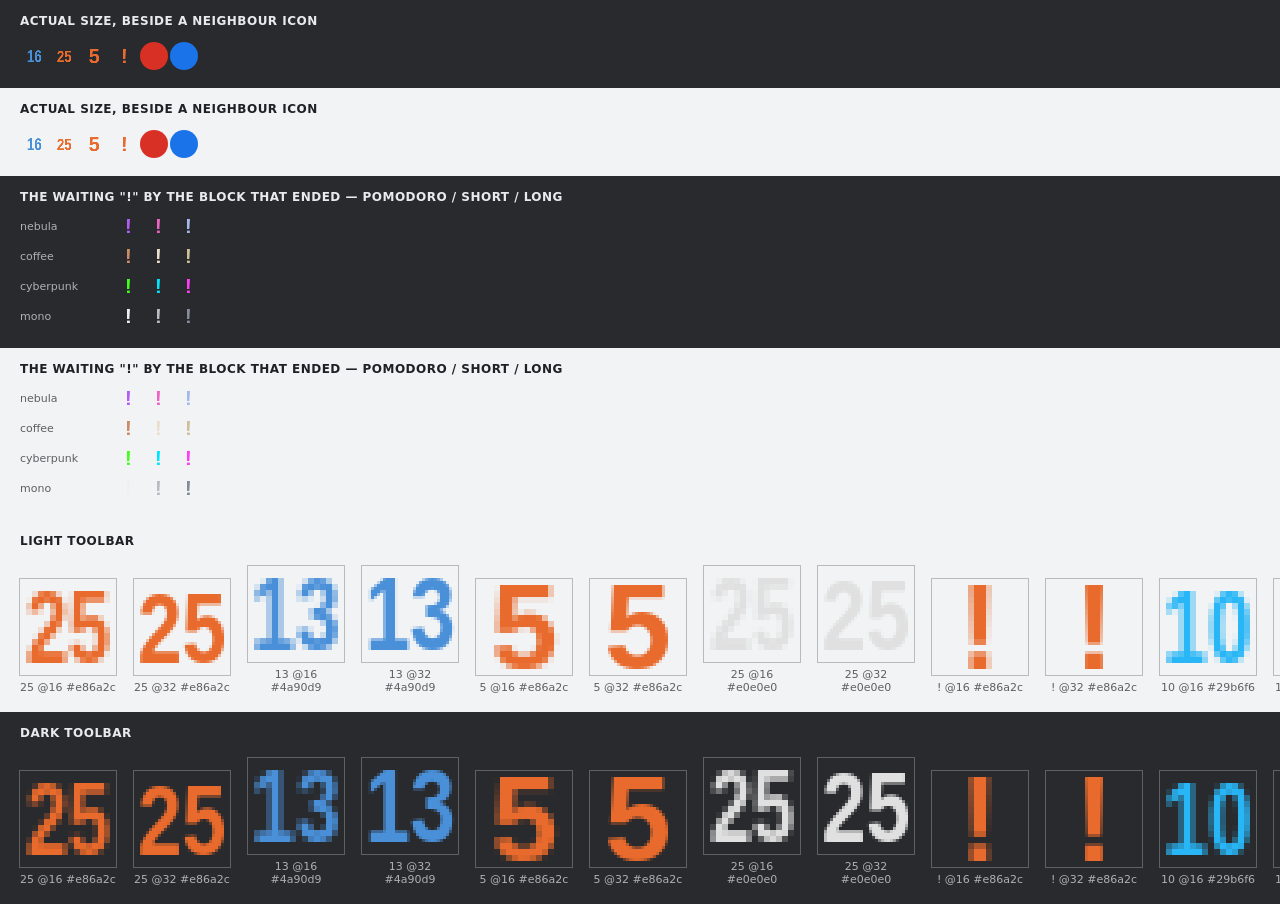
<file: tools/icon-preview.html>
<!doctype html>
<meta charset="utf-8">
<title>icon preview</title>
<!--
  Proof sheet for the drawn toolbar icon (src/background/icon.js): every case
  that has to stay legible, magnified, on both a light and a dark toolbar.

  ES modules will not load over file://, so serve the repo root:
      python3 -m http.server 8731
      open http://localhost:8731/tools/icon-preview.html
-->

<style>
  body { font: 13px system-ui; margin: 0; }
  .strip { display: flex; gap: 18px; padding: 18px 20px; align-items: flex-end; }
  .light { background: #f1f3f4; color: #202124; }
  .dark  { background: #292a2d; color: #e8eaed; }
  figure { margin: 0; text-align: center; }
  canvas { image-rendering: pixelated; display: block; }
  /* Marks the canvas edge, so a glyph running past it is obvious. */
  .strip canvas { outline: 1px solid rgba(140, 140, 140, 0.55); }
  figcaption { margin-top: 6px; font-size: 11px; opacity: .7; }
  h3 { margin: 0; padding: 14px 20px 0; font: 600 12px system-ui; letter-spacing: .04em; text-transform: uppercase; }
  /* Chrome's toolbar geometry: a 28px hit target holding a 16px icon. */
  .toolbar { display: flex; align-items: center; gap: 2px; padding: 14px 20px 18px; }
  .action { width: 16px; height: 16px; padding: 6px; box-sizing: content-box; display: block; }
  .disc { border-radius: 50%; }
  /* One row per theme: the "!" as it walks the cycle, at toolbar size. */
  .marks { display: grid; grid-template-columns: 84px auto; align-items: center; gap: 2px 10px; padding: 8px 20px 18px; }
  .marks b { font: 500 11px system-ui; opacity: .7; }
</style>
<div class="dark">
  <h3>actual size, beside a neighbour icon</h3>
  <div class="toolbar" id="mock-dark"></div>
</div>
<div class="light">
  <h3>actual size, beside a neighbour icon</h3>
  <div class="toolbar" id="mock-light"></div>
</div>
<div class="dark">
  <h3>the waiting "!" by the block that ended — pomodoro / short / long</h3>
  <div class="marks" id="marks-dark"></div>
</div>
<div class="light">
  <h3>the waiting "!" by the block that ended — pomodoro / short / long</h3>
  <div class="marks" id="marks-light"></div>
</div>
<div class="light">
  <h3>light toolbar</h3>
  <div class="strip" id="light"></div>
</div>
<div class="dark">
  <h3>dark toolbar</h3>
  <div class="strip" id="dark"></div>
</div>
<script type="module">
  import { timerIcon } from '../src/background/icon.js';
  import { THEMES } from '../src/core/themes.js';

  // A 16px icon drawn from the 32px bitmap, the way Chrome does it on a 2x
  // display. Shared by the toolbar mock and the "!" rows below.
  function action(text, color) {
    const src = new OffscreenCanvas(32, 32);
    src.getContext('2d').putImageData(timerIcon(text, color)[32], 0, 0);
    const out = document.createElement('canvas');
    out.width = out.height = 32;
    out.style.width = out.style.height = '16px';
    out.getContext('2d').drawImage(src, 0, 0);
    out.className = 'action';
    return out;
  }

  // ===== actual-size mock =====
  //
  // The magnified sheet below is for judging the pixels; this row is for
  // judging the thing that actually went wrong once — whether the number holds
  // its own against the disc-shaped icons either side of it in the toolbar.
  // Chrome gives each action a 28px button and draws the icon at 16 CSS px
  // (from the 32px bitmap on a 2x display).
  function mock(parent, cases) {
    const row = document.getElementById(parent);
    for (const [text, color] of cases) row.append(action(text, color));
    // Two filled discs stand in for the neighbours — same visual weight as the
    // real ones, and the point of comparison is size, not artwork.
    for (const fill of ['#d93025', '#1a73e8']) {
      const disc = document.createElement('span');
      disc.className = 'action disc';
      disc.style.background = fill;
      row.append(disc);
    }
  }

  // dusk pomodoro, mono pomodoro (pale — worst case on white), ocean break,
  // cyberpunk (vivid), and the sub-minute text.
  const cases = [
    ['25', '#e86a2c'], ['13', '#4a90d9'], ['5', '#e86a2c'],
    ['25', '#e0e0e0'], ['!', '#e86a2c'], ['10', '#29b6f6'], ['1', '#39ff14'],
  ];

  // Sam's report came from the dusk short break, blue on a dark toolbar.
  mock('mock-dark', [['16', '#4a90d9'], ['25', '#e86a2c'], ['5', '#e86a2c'], ['!', '#e86a2c']]);
  mock('mock-light', [['16', '#4a90d9'], ['25', '#e86a2c'], ['5', '#e86a2c'], ['!', '#e86a2c']]);

  // ===== the waiting "!" =====
  //
  // The "!" is coloured by the block that just ended, so it is one of a theme's
  // three accents and never a colour between them. What this row has to answer
  // is whether those three read as three at 16px — the whole point of the mark
  // is that a finished short break does not look like a finished long one — and
  // whether the pale ones survive a light toolbar, which is the standing
  // weakness of a flat, outline-free glyph.
  //
  // nebula is the default; coffee has the closest accents in the set and is the
  // hardest case in it; cyberpunk the furthest apart; mono the pale grey worst
  // case on white.
  for (const parent of ['marks-dark', 'marks-light']) {
    const grid = document.getElementById(parent);
    for (const id of ['nebula', 'coffee', 'cyberpunk', 'mono']) {
      const row = document.createElement('div');
      row.className = 'toolbar';
      row.style.padding = '0';
      for (const mode of ['pomodoro', 'shortBreak', 'longBreak']) {
        row.append(action('!', THEMES[id][mode]));
      }
      grid.append(Object.assign(document.createElement('b'), { textContent: id }), row);
    }
  }

  for (const parent of ['light', 'dark']) {
    for (const [text, color] of cases) {
      for (const size of [16, 32]) {
        const data = timerIcon(text, color)[size];
        const src = new OffscreenCanvas(size, size);
        src.getContext('2d').putImageData(data, 0, 0);

        const out = document.createElement('canvas');
        out.width = out.height = 96;
        const ctx = out.getContext('2d');
        ctx.imageSmoothingEnabled = false;
        ctx.drawImage(src, 0, 0, 96, 96);

        const fig = document.createElement('figure');
        fig.append(out, Object.assign(document.createElement('figcaption'),
          { textContent: `${text} @${size} ${color}` }));
        document.getElementById(parent).append(fig);
      }
    }
  }
</script>
</file>
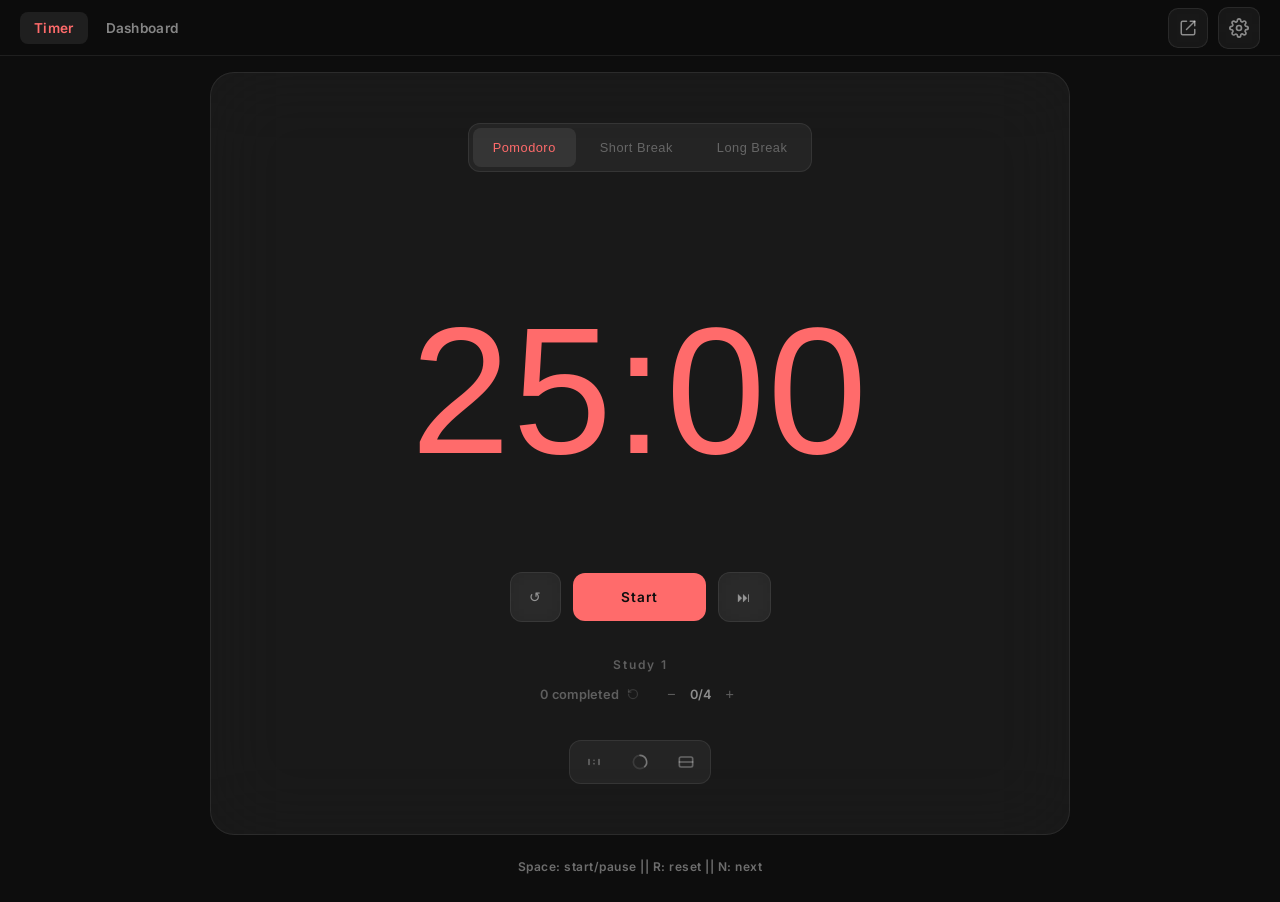
<file: src/ui/app.html>
<!DOCTYPE html>
<html lang="en">
<head>
    <meta charset="UTF-8">
    <meta name="viewport" content="width=device-width, initial-scale=1.0">
    <title>Pomoflow</title>
    <link rel="stylesheet" href="../css/app.css">
    <link rel="stylesheet" href="../css/dashboard.css">
</head>
<!-- Note: no inline event handlers anywhere in this file. MV3's content
     security policy forbids them, so every control below is wired up with
     addEventListener in app.js / settings-panel.js / theme-editor.js. -->
<body>
    <header class="app-header">
        <nav class="app-nav" aria-label="Primary">
            <a href="#timer" id="nav-timer" class="nav-active">Timer</a>
            <a href="#dashboard" id="nav-dashboard">Dashboard</a>
        </nav>
        <div class="app-header-actions">
            <button class="settings-btn" id="popout-btn" title="Open in its own window" aria-label="Pop out">
                <svg width="18" height="18" viewBox="0 0 24 24" fill="none" stroke="currentColor"
                     stroke-width="2" stroke-linecap="round" stroke-linejoin="round">
                    <path d="M15 3h6v6" />
                    <path d="M10 14 21 3" />
                    <path d="M21 14v5a2 2 0 0 1-2 2H5a2 2 0 0 1-2-2V5a2 2 0 0 1 2-2h5" />
                </svg>
            </button>
            <button class="settings-btn" id="settings-btn" title="Settings">
                <svg width="20" height="20" viewBox="0 0 24 24" fill="none" stroke="currentColor" stroke-width="2">
                    <circle cx="12" cy="12" r="3"></circle>
                    <path d="M19.4 15a1.65 1.65 0 0 0 .33 1.82l.06.06a2 2 0 0 1 0 2.83 2 2 0 0 1-2.83 0l-.06-.06a1.65 1.65 0 0 0-1.82-.33 1.65 1.65 0 0 0-1 1.51V21a2 2 0 0 1-2 2 2 2 0 0 1-2-2v-.09A1.65 1.65 0 0 0 9 19.4a1.65 1.65 0 0 0-1.82.33l-.06.06a2 2 0 0 1-2.83 0 2 2 0 0 1 0-2.83l.06-.06a1.65 1.65 0 0 0 .33-1.82 1.65 1.65 0 0 0-1.51-1H3a2 2 0 0 1-2-2 2 2 0 0 1 2-2h.09A1.65 1.65 0 0 0 4.6 9a1.65 1.65 0 0 0-.33-1.82l-.06-.06a2 2 0 0 1 0-2.83 2 2 0 0 1 2.83 0l.06.06a1.65 1.65 0 0 0 1.82.33H9a1.65 1.65 0 0 0 1-1.51V3a2 2 0 0 1 2-2 2 2 0 0 1 2 2v.09a1.65 1.65 0 0 0 1 1.51 1.65 1.65 0 0 0 1.82-.33l.06-.06a2 2 0 0 1 2.83 0 2 2 0 0 1 0 2.83l-.06.06a1.65 1.65 0 0 0-.33 1.82V9a1.65 1.65 0 0 0 1.51 1H21a2 2 0 0 1 2 2 2 2 0 0 1-2 2h-.09a1.65 1.65 0 0 0-1.51 1z"></path>
                </svg>
            </button>
        </div>
    </header>

    <!-- ===== TIMER VIEW ===== -->
    <div class="container" id="view-timer">
        <section class="timer-section">
            <div class="mode-tabs">
                <button class="mode-tab active" data-mode="pomodoro">Pomodoro</button>
                <button class="mode-tab" data-mode="shortBreak">Short Break</button>
                <button class="mode-tab" data-mode="longBreak">Long Break</button>
            </div>

            <!-- Fixed-height stage so switching clock styles never resizes the
                 card; all three styles are centered within it. -->
            <div class="timer-stage" id="timer-stage">
                <div class="timer-display" id="timer-display">25:00</div>

                <div class="timer-circular" id="timer-circular">
                    <svg class="timer-ring" viewBox="0 0 100 100">
                        <circle class="ring-bg" cx="50" cy="50" r="45" />
                        <circle class="ring-progress" id="ring-progress" cx="50" cy="50" r="45"
                                stroke-dasharray="283" stroke-dashoffset="0" />
                    </svg>
                    <div class="timer-text" id="timer-text-circular">25:00</div>
                </div>

                <div class="timer-flip" id="timer-flip">
                    <div class="flip-group" id="flip-minutes">
                        <div class="flip-card" data-digit="0">
                            <div class="top"><span>2</span></div>
                            <div class="bottom"><span>2</span></div>
                            <div class="top-flip"><span>2</span></div>
                            <div class="bottom-flip"><span>2</span></div>
                        </div>
                        <div class="flip-card" data-digit="1">
                            <div class="top"><span>5</span></div>
                            <div class="bottom"><span>5</span></div>
                            <div class="top-flip"><span>5</span></div>
                            <div class="bottom-flip"><span>5</span></div>
                        </div>
                    </div>
                    <div class="flip-separator">:</div>
                    <div class="flip-group" id="flip-seconds">
                        <div class="flip-card" data-digit="2">
                            <div class="top"><span>0</span></div>
                            <div class="bottom"><span>0</span></div>
                            <div class="top-flip"><span>0</span></div>
                            <div class="bottom-flip"><span>0</span></div>
                        </div>
                        <div class="flip-card" data-digit="3">
                            <div class="top"><span>0</span></div>
                            <div class="bottom"><span>0</span></div>
                            <div class="top-flip"><span>0</span></div>
                            <div class="bottom-flip"><span>0</span></div>
                        </div>
                    </div>
                </div>
            </div>

            <div class="timer-controls">
                <button class="control-btn secondary" id="reset-btn" title="Reset">↺</button>
                <button class="control-btn primary" id="start-btn">Start</button>
                <button class="control-btn secondary" id="skip-btn" title="Skip">⏭</button>
            </div>

            <div class="session-stats">
                <div class="session-counter" id="session-counter">Study 1</div>
                <div class="session-meta">
                    <div class="streak-display" id="streak-display" title="Pomodoros completed today">
                        <span id="streak-count">0</span> completed
                        <!-- The count resets itself at midnight; this starts
                             today over sooner. History is not touched. -->
                        <button id="count-reset-btn" class="count-reset" title="Reset today's count"
                                aria-label="Reset today's count">
                            <svg viewBox="0 0 24 24" fill="none" stroke="currentColor" stroke-width="2.5"
                                 stroke-linecap="round" stroke-linejoin="round">
                                <path d="M3 12a9 9 0 1 0 9-9 9.75 9.75 0 0 0-6.74 2.74L3 8" />
                                <path d="M3 3v5h5" />
                            </svg>
                        </button>
                    </div>
                    <div class="goal-display">
                        <button id="goal-down">−</button>
                        <span class="goal-progress"><span id="goal-current">0</span>/<span id="goal-target">4</span></span>
                        <button id="goal-up">+</button>
                    </div>
                </div>
            </div>

            <div class="style-switch" role="tablist" aria-label="Clock style">
                <button type="button" data-style="minimal" title="Minimal" aria-label="Minimal clock style">
                    <svg viewBox="0 0 24 24" fill="none" stroke="currentColor" stroke-width="2" stroke-linecap="round">
                        <path d="M6 9v6" />
                        <path d="M18 9v6" />
                        <circle cx="12" cy="10" r="1" fill="currentColor" stroke="none" />
                        <circle cx="12" cy="14" r="1" fill="currentColor" stroke="none" />
                    </svg>
                </button>
                <button type="button" data-style="circular" title="Circular" aria-label="Circular clock style">
                    <svg viewBox="0 0 24 24" fill="none" stroke="currentColor" stroke-width="2" stroke-linecap="round">
                        <circle cx="12" cy="12" r="8" opacity="0.35" />
                        <path d="M12 4a8 8 0 0 1 5.66 13.66" />
                    </svg>
                </button>
                <button type="button" data-style="flip" title="Flip" aria-label="Flip clock style">
                    <svg viewBox="0 0 24 24" fill="none" stroke="currentColor" stroke-width="2" stroke-linecap="round" stroke-linejoin="round">
                        <rect x="4" y="6" width="16" height="12" rx="2" />
                        <path d="M4 12h16" />
                    </svg>
                </button>
            </div>
        </section>

        <footer>
Space: start/pause  ||  R: reset  ||  N: next
        </footer>
    </div>

    <!-- ===== DASHBOARD VIEW ===== -->
    <main class="dash" id="view-dashboard" hidden>
        <section class="tiles">
            <div class="tile">
                <span class="tile-value" id="t-today">–</span>
                <span class="tile-label">Today</span>
            </div>
            <div class="tile">
                <span class="tile-value" id="t-week">–</span>
                <span class="tile-label">This week</span>
            </div>
            <div class="tile">
                <span class="tile-value" id="t-blocks">–</span>
                <span class="tile-label">All-time blocks</span>
            </div>
        </section>

        <section class="card">
            <h2>Focus time · last 14 days</h2>
            <div id="trends" class="chart"></div>
        </section>

        <section class="card">
            <h2>Activity · last 17 weeks</h2>
            <div id="heatmap" class="chart"></div>
            <div class="heat-legend">
                <span>Less</span>
                <span class="heat-swatch lvl-0"></span>
                <span class="heat-swatch lvl-1"></span>
                <span class="heat-swatch lvl-2"></span>
                <span class="heat-swatch lvl-3"></span>
                <span class="heat-swatch lvl-4"></span>
                <span>More</span>
            </div>
        </section>

        <section class="card">
            <h2>Recent sessions</h2>
            <div class="table-wrap">
                <table id="log"></table>
            </div>
        </section>
    </main>

    <!-- ===== SETTINGS ===== -->
    <div class="modal-overlay" id="settings-modal">
        <div class="modal">
            <div class="modal-header">
                <h2>Settings</h2>
                <button class="modal-close" id="settings-close">&times;</button>
            </div>
            <div class="modal-body">
                <div class="setting-group">
                    <h3>Color Theme</h3>
                    <div class="theme-selector">
                        <div class="recent-themes-row">
                            <div class="recent-themes" id="recent-themes"></div>
                            <button class="expand-btn" id="theme-expand-btn">
                                <span class="expand-icon">▼</span>
                            </button>
                        </div>
                        <div class="theme-grid-container" id="theme-grid-container">
                            <div class="theme-grid" id="theme-grid"></div>
                            <div id="custom-themes-section">
                                <h4>Custom Themes</h4>
                                <div class="custom-themes-row" id="custom-theme-grid"></div>
                            </div>
                        </div>
                    </div>
                </div>

                <div class="theme-editor" id="theme-editor">
                    <div class="theme-editor-header">
                        <button class="back-btn" id="theme-editor-back">←</button>
                        <h3 id="theme-editor-title">Create Theme</h3>
                    </div>
                    <div class="theme-editor-body">
                        <input type="text" id="theme-name-input" placeholder="Theme name" maxlength="20">
                        <div class="color-picker-row">
                            <label>Pomodoro</label>
                            <div class="color-input-wrapper">
                                <input type="color" id="color-pomodoro" value="#ff6b6b">
                                <input type="text" id="color-pomodoro-hex" value="#ff6b6b" maxlength="7">
                            </div>
                        </div>
                        <div class="color-picker-row">
                            <label>Short Break</label>
                            <div class="color-input-wrapper">
                                <input type="color" id="color-short-break" value="#6bffb8">
                                <input type="text" id="color-short-break-hex" value="#6bffb8" maxlength="7">
                            </div>
                        </div>
                        <div class="color-picker-row">
                            <label>Long Break</label>
                            <div class="color-input-wrapper">
                                <input type="color" id="color-long-break" value="#6bb3ff">
                                <input type="text" id="color-long-break-hex" value="#6bb3ff" maxlength="7">
                            </div>
                        </div>
                        <div class="theme-preview">
                            <div class="preview-swatch" id="preview-pomodoro"></div>
                            <div class="preview-swatch" id="preview-short-break"></div>
                            <div class="preview-swatch" id="preview-long-break"></div>
                        </div>
                        <div class="theme-editor-actions">
                            <button class="action-btn primary" id="theme-save-btn">Save Theme</button>
                            <button class="action-btn danger" id="delete-theme-btn" style="display:none;">Delete Theme</button>
                        </div>
                    </div>
                </div>

                <div class="setting-group">
                    <h3>Appearance</h3>
                    <div class="setting-row">
                        <label>Timer Font</label>
                        <select id="setting-font" class="theme-select">
                            <option value="system">System</option>
                            <option value="inter">Inter</option>
                            <option value="poppins">Poppins</option>
                            <option value="montserrat">Montserrat</option>
                            <option value="raleway">Raleway</option>
                            <option value="jetbrains">JetBrains Mono</option>
                            <option value="space">Space Mono</option>
                            <option value="orbitron">Orbitron</option>
                        </select>
                    </div>
                    <div class="setting-row">
                        <label>Color Background</label>
                        <label class="toggle">
                            <input type="checkbox" id="setting-color-bg" checked>
                            <span class="toggle-slider"></span>
                        </label>
                    </div>
                    <div class="setting-row">
                        <label>Dark Background When Running</label>
                        <label class="toggle">
                            <input type="checkbox" id="setting-hide-bg-running">
                            <span class="toggle-slider"></span>
                        </label>
                    </div>
                </div>

                <div class="setting-group">
                    <h3>Timer (minutes)</h3>
                    <div class="setting-row">
                        <label>Pomodoro</label>
                        <input type="number" id="setting-pomodoro" min="1" max="60" value="25">
                    </div>
                    <div class="setting-row">
                        <label>Short Break</label>
                        <input type="number" id="setting-short-break" min="1" max="30" value="5">
                    </div>
                    <div class="setting-row">
                        <label>Long Break</label>
                        <input type="number" id="setting-long-break" min="1" max="60" value="15">
                    </div>
                </div>

                <div class="setting-group">
                    <h3>Presets</h3>
                    <p class="setting-hint">Save the current timing &amp; appearance as a named preset.</p>
                    <div class="preset-save-row">
                        <input type="text" id="preset-name-input" placeholder="Preset name" maxlength="30">
                        <button class="action-btn" id="preset-save-btn">Save</button>
                    </div>
                    <div class="preset-list" id="preset-list"></div>
                </div>

                <div class="setting-group">
                    <h3>Session Count</h3>
                    <div class="setting-row">
                        <label>Reset the count each day</label>
                        <label class="toggle">
                            <input type="checkbox" id="setting-reset-daily" checked>
                            <span class="toggle-slider"></span>
                        </label>
                    </div>
                </div>

                <div class="setting-group">
                    <h3>Auto Start</h3>
                    <div class="setting-row">
                        <label>Auto-start Breaks</label>
                        <label class="toggle">
                            <input type="checkbox" id="setting-auto-breaks" checked>
                            <span class="toggle-slider"></span>
                        </label>
                    </div>
                    <div class="setting-row">
                        <label>Auto-start Pomodoros</label>
                        <label class="toggle">
                            <input type="checkbox" id="setting-auto-pomodoros">
                            <span class="toggle-slider"></span>
                        </label>
                    </div>
                </div>

                <div class="setting-group">
                    <h3>Sound</h3>
                    <div class="setting-row">
                        <label>Notification Sound</label>
                        <select id="setting-sound" class="theme-select">
                            <option value="chime">Chime</option>
                            <option value="digital">Digital</option>
                            <option value="gong">Gong</option>
                            <option value="melody">Melody</option>
                        </select>
                    </div>
                    <div class="setting-row">
                        <label>Volume</label>
                        <input type="range" id="setting-volume" min="0" max="100" value="50">
                        <span class="volume-value" id="volume-value">50%</span>
                    </div>
                    <div class="setting-row">
                        <label>Test Sound</label>
                        <button class="test-sound-btn" id="test-sound-btn">Play</button>
                    </div>
                    <div class="setting-row">
                        <label>Desktop Notifications</label>
                        <label class="toggle">
                            <input type="checkbox" id="setting-notifications" checked>
                            <span class="toggle-slider"></span>
                        </label>
                    </div>
                </div>

                <div class="setting-group">
                    <h3>Data</h3>
                    <p class="setting-hint">
                        Uninstalling the extension deletes your history — export is the only backup.
                    </p>
                    <div class="setting-actions">
                        <button class="action-btn" id="export-btn">Export Data</button>
                        <button class="action-btn" id="import-btn">Import Data</button>
                        <input type="file" id="import-file" accept=".json" style="display:none">
                        <button class="action-btn danger" id="reset-defaults-btn">Reset to Defaults</button>
                    </div>
                    <div class="setting-hint" id="data-status" role="status"></div>
                </div>
            </div>
        </div>
    </div>

    <script type="module" src="app.js"></script>
</body>
</html>
</file>
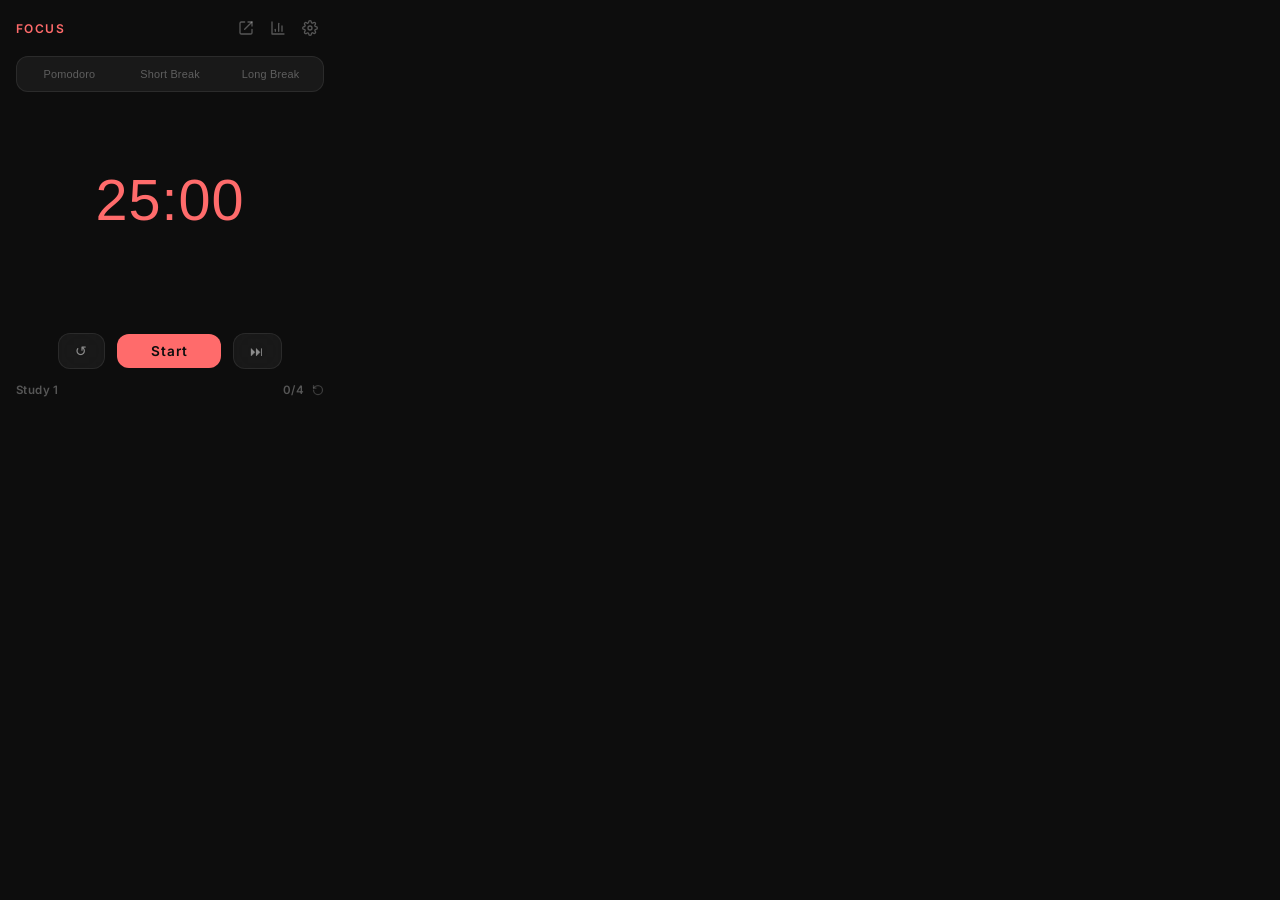
<file: src/ui/popup.html>
<!DOCTYPE html>
<html lang="en">
<head>
    <meta charset="UTF-8">
    <title>Pomoflow</title>
    <link rel="stylesheet" href="../css/app.css">
    <link rel="stylesheet" href="../css/popup.css">
</head>
<body class="popup">
    <div class="popup-shell">
        <header class="popup-header">
            <span class="popup-mode" id="mode-label">Focus</span>
            <!-- The arrow-out-of-a-box glyph now carries "open the full page",
                 which is what it reads as. Popping out into a chromeless window
                 is the rarer move and lives one level in, at the bottom of the
                 quick settings (and in the full page's own header). -->
            <div class="popup-header-actions">
                <button id="open-app-btn" class="icon-btn" title="Dashboard &amp; full settings" aria-label="Open full page">
                    <svg viewBox="0 0 24 24" fill="none" stroke="currentColor" stroke-width="2"
                         stroke-linecap="round" stroke-linejoin="round">
                        <path d="M15 3h6v6" />
                        <path d="M10 14 21 3" />
                        <path d="M21 14v5a2 2 0 0 1-2 2H5a2 2 0 0 1-2-2V5a2 2 0 0 1 2-2h5" />
                    </svg>
                </button>
                <!-- Between the two, because that is the order the three read
                     in: out of the popup, a look at the numbers, then the knobs. -->
                <button id="stats-btn" class="icon-btn" title="Stats" aria-label="Stats"
                        aria-expanded="false" aria-controls="stats-sheet">
                    <svg viewBox="0 0 24 24" fill="none" stroke="currentColor" stroke-width="2"
                         stroke-linecap="round" stroke-linejoin="round">
                        <path d="M3 3v18h18" />
                        <path d="M8 17v-3" />
                        <path d="M13 17V5" />
                        <path d="M18 17V9" />
                    </svg>
                </button>
                <button id="quick-settings-btn" class="icon-btn" title="Quick settings" aria-label="Quick settings"
                        aria-expanded="false" aria-controls="quick-settings">
                    <!-- Same gear as the full page's settings button, so the two
                         surfaces name the same idea with the same glyph. -->
                    <svg viewBox="0 0 24 24" fill="none" stroke="currentColor" stroke-width="2">
                        <circle cx="12" cy="12" r="3"></circle>
                        <path d="M19.4 15a1.65 1.65 0 0 0 .33 1.82l.06.06a2 2 0 0 1 0 2.83 2 2 0 0 1-2.83 0l-.06-.06a1.65 1.65 0 0 0-1.82-.33 1.65 1.65 0 0 0-1 1.51V21a2 2 0 0 1-2 2 2 2 0 0 1-2-2v-.09A1.65 1.65 0 0 0 9 19.4a1.65 1.65 0 0 0-1.82.33l-.06.06a2 2 0 0 1-2.83 0 2 2 0 0 1 0-2.83l.06-.06a1.65 1.65 0 0 0 .33-1.82 1.65 1.65 0 0 0-1.51-1H3a2 2 0 0 1-2-2 2 2 0 0 1 2-2h.09A1.65 1.65 0 0 0 4.6 9a1.65 1.65 0 0 0-.33-1.82l-.06-.06a2 2 0 0 1 0-2.83 2 2 0 0 1 2.83 0l.06.06a1.65 1.65 0 0 0 1.82.33H9a1.65 1.65 0 0 0 1-1.51V3a2 2 0 0 1 2-2 2 2 0 0 1 2 2v.09a1.65 1.65 0 0 0 1 1.51 1.65 1.65 0 0 0 1.82-.33l.06-.06a2 2 0 0 1 2.83 0 2 2 0 0 1 0 2.83l-.06.06a1.65 1.65 0 0 0-.33 1.82V9a1.65 1.65 0 0 0 1.51 1H21a2 2 0 0 1 2 2 2 2 0 0 1-2 2h-.09a1.65 1.65 0 0 0-1.51 1z"></path>
                    </svg>
                </button>
            </div>
        </header>

        <div class="mode-tabs" id="mode-tabs">
            <button class="mode-tab" data-mode="pomodoro">Pomodoro</button>
            <button class="mode-tab" data-mode="shortBreak">Short Break</button>
            <button class="mode-tab" data-mode="longBreak">Long Break</button>
        </div>

        <!-- The popup omits the flip clock deliberately: it needs more room
             than the ~800x600 popup cap comfortably allows. createSurface()
             falls back to the minimal readout for anyone whose saved style is
             flip, and the full page still honours it. -->
        <div class="timer-stage" id="timer-stage">
            <div class="timer-display" id="timer-display">25:00</div>
            <div class="timer-circular" id="timer-circular">
                <svg class="timer-ring" viewBox="0 0 100 100">
                    <circle class="ring-bg" cx="50" cy="50" r="45" />
                    <circle class="ring-progress" id="ring-progress" cx="50" cy="50" r="45"
                            stroke-dasharray="283" stroke-dashoffset="0" />
                </svg>
                <div class="timer-text" id="timer-text-circular">25:00</div>
            </div>
        </div>

        <div class="cycle-dots" id="cycle-dots" title="Pomodoros this cycle"></div>

        <div class="timer-controls">
            <button class="control-btn secondary" id="reset-btn" title="Reset">↺</button>
            <button class="control-btn primary" id="start-btn">Start</button>
            <button class="control-btn secondary" id="skip-btn" title="Skip">⏭</button>
        </div>

        <div class="popup-meta">
            <span id="session-counter">Study 1</span>
            <!-- The count is a *today* figure and resets itself at midnight;
                 this is the "start today over" escape hatch for the times it
                 needs to happen sooner. Session history is not touched. -->
            <span class="meta-count">
                <span id="goal-progress">0/4</span>
                <button id="count-reset-btn" class="meta-reset" title="Reset today's count"
                        aria-label="Reset today's count">
                    <svg viewBox="0 0 24 24" fill="none" stroke="currentColor" stroke-width="2.5"
                         stroke-linecap="round" stroke-linejoin="round">
                        <path d="M3 12a9 9 0 1 0 9-9 9.75 9.75 0 0 0-6.74 2.74L3 8" />
                        <path d="M3 3v5h5" />
                    </svg>
                </button>
            </span>
        </div>
    </div>

    <!-- ===== STATS =====
         A sheet over the timer, exactly like quick settings, for the same
         reason: the popup cannot grow past Chrome's cap without scrolling the
         clock out of view. Deliberately three things and no more — what you did
         today, the shape of the week, and three totals. The full page keeps the
         long view (17-week heatmap, session log).

         Everything numeric is written by renderStats(); the boxes live here so
         the sheet has a stable height to be measured at. -->
    <div class="stats-sheet" id="stats-sheet" hidden>
        <div class="qs-head">
            <span class="qs-title">Stats</span>
            <!-- The same house as quick settings: this does not dismiss
                 anything, it goes back to the timer. -->
            <button class="icon-btn qs-home" id="stats-close" title="Back to the timer"
                    aria-label="Back to the timer">
                <svg viewBox="0 0 24 24" fill="none" stroke="currentColor" stroke-width="2"
                     stroke-linecap="round" stroke-linejoin="round">
                    <path d="M3 10.5 12 3l9 7.5" />
                    <path d="M5.5 9.5V20a1 1 0 0 0 1 1h11a1 1 0 0 0 1-1V9.5" />
                </svg>
            </button>
        </div>

        <div class="stats-body">
            <!-- Today, against the session goal. The one number worth reading
                 at a glance gets the top slot and the biggest type; the meter
                 under it is one segment per block in the goal, filled by
                 renderStats. -->
            <section class="stats-hero">
                <span class="stats-hero-label">Today</span>
                <span class="stats-hero-value" id="s-today">0m</span>
                <span class="stats-hero-sub" id="s-today-sub">0 of 4 pomodoros</span>
                <div class="stats-meter" id="s-meter" aria-hidden="true"></div>
            </section>

            <section class="stats-block">
                <div class="stats-block-head">
                    <span class="qs-label">Last 7 days</span>
                    <span class="stats-aside" id="s-avg">avg 0m</span>
                </div>
                <!-- Both rows are filled by renderStats and share one seven-column
                     grid, so each initial sits under its own bar. -->
                <div class="stats-plot" id="s-plot"></div>
                <div class="stats-days" id="s-days"></div>
            </section>

            <!-- One total per theme accent. The three colours are the theme's
                 whole palette, so the sheet shows what was picked upstairs
                 rather than repeating a single accent three times. -->
            <section class="stats-totals">
                <div class="stats-total" data-accent="pomodoro">
                    <span class="stats-total-value" id="s-week">0m</span>
                    <span class="stats-total-label">This week</span>
                </div>
                <div class="stats-total" data-accent="shortBreak">
                    <span class="stats-total-value" id="s-streak">0</span>
                    <span class="stats-total-label">Day streak</span>
                </div>
                <div class="stats-total" data-accent="longBreak">
                    <span class="stats-total-value" id="s-blocks">0</span>
                    <span class="stats-total-label">All-time</span>
                </div>
            </section>

            <p class="stats-note" id="s-empty" hidden>
                Nothing logged yet — finish a pomodoro and it lands here.
            </p>
        </div>
    </div>

    <!-- ===== QUICK SETTINGS =====
         Deliberately a short list: the few things worth changing without
         leaving the timer. Everything else — volume, presets, clock style,
         export/import, and the chromeless pop-out window — lives in the full
         page, one click away via the header's open-in-new-tab button. -->
    <div class="quick-settings" id="quick-settings" hidden>
        <div class="qs-head">
            <span class="qs-title" id="qs-title">Quick settings</span>
            <!-- A house, not an ×: this does not dismiss anything, it takes you
                 back to the timer, which is the popup's home. With the theme
                 editor open it steps back one level instead, so a half-typed
                 theme is not thrown away by the only obvious way out. -->
            <button class="icon-btn qs-home" id="qs-close" title="Back to the timer"
                    aria-label="Back to the timer">
                <svg viewBox="0 0 24 24" fill="none" stroke="currentColor" stroke-width="2"
                     stroke-linecap="round" stroke-linejoin="round">
                    <path d="M3 10.5 12 3l9 7.5" />
                    <path d="M5.5 9.5V20a1 1 0 0 0 1 1h11a1 1 0 0 0 1-1V9.5" />
                </svg>
            </button>
        </div>

        <div class="qs-body">
            <section class="qs-block">
                <span class="qs-label">Appearance</span>
                <div class="qs-themes" id="qs-themes"></div>
                <div class="qs-row">
                    <span>Timer font</span>
                    <!-- Same eight stacks as the full page (FONT_STACKS), in the
                         same order, so the two surfaces never disagree about
                         what "Orbitron" means. -->
                    <select class="qs-select" id="qs-font">
                        <option value="system">System</option>
                        <option value="inter">Inter</option>
                        <option value="poppins">Poppins</option>
                        <option value="montserrat">Montserrat</option>
                        <option value="raleway">Raleway</option>
                        <option value="jetbrains">JetBrains Mono</option>
                        <option value="space">Space Mono</option>
                        <option value="orbitron">Orbitron</option>
                    </select>
                </div>
            </section>

            <!-- The custom-theme editor, back in the popup. Picking a theme
                 without leaving the timer only helps if *making* one does too;
                 the full page keeps its own copy for the wider layout.
                 While this is open the sheet hides every other block
                 (.quick-settings.editing), so the sheet stays one screen and
                 the tint behind it previews the colours being typed. -->
            <section class="qs-block qs-editor" id="qs-theme-editor" hidden>
                <input type="text" class="qs-text" id="qs-theme-name" maxlength="20"
                       placeholder="Theme name" autocomplete="off" spellcheck="false">

                <!-- Three tabs that are also the preview swatches: one set of
                     sliders edits whichever mode is selected, because three
                     stacked colour editors do not fit 340px. -->
                <div class="qs-mode-swatches" id="qs-mode-swatches" role="group"
                     aria-label="Which mode to colour">
                    <button class="qs-mode-swatch active" data-mode="pomodoro"
                            type="button" aria-pressed="true"><i></i>Focus</button>
                    <button class="qs-mode-swatch" data-mode="shortBreak"
                            type="button" aria-pressed="false"><i></i>Short</button>
                    <button class="qs-mode-swatch" data-mode="longBreak"
                            type="button" aria-pressed="false"><i></i>Long</button>
                </div>

                <!-- No <input type="color">: it opens the OS colour panel, and a
                     toolbar popup closes as soon as focus leaves it — the theme
                     being made would go with it. Each track is painted with what
                     it does, so the sliders need no labels. -->
                <div class="qs-sliders">
                    <input type="range" id="qs-hue" min="0" max="360" step="1" aria-label="Hue">
                    <input type="range" id="qs-sat" min="0" max="100" step="1" aria-label="Saturation">
                    <input type="range" id="qs-light" min="0" max="100" step="1" aria-label="Lightness">
                </div>

                <div class="qs-row">
                    <span id="qs-hex-label">Hex</span>
                    <input type="text" class="qs-hex" id="qs-hex" maxlength="7"
                           spellcheck="false" autocomplete="off" aria-labelledby="qs-hex-label">
                </div>

                <div class="qs-editor-actions">
                    <button class="qs-btn" id="qs-theme-cancel">Cancel</button>
                    <button class="qs-btn primary" id="qs-theme-save">Save</button>
                </div>
                <!-- Two-step, like the reset below: confirm() can take a
                     toolbar popup down with it. -->
                <button class="qs-reset" id="qs-theme-delete" hidden>Delete theme</button>
            </section>

            <section class="qs-block">
                <span class="qs-label">Minutes</span>
                <div class="qs-durations">
                    <label>
                        <input type="number" id="qs-pomodoro" min="1" max="60" step="1">
                        <span>Focus</span>
                    </label>
                    <label>
                        <input type="number" id="qs-short-break" min="1" max="30" step="1">
                        <span>Short</span>
                    </label>
                    <label>
                        <input type="number" id="qs-long-break" min="1" max="60" step="1">
                        <span>Long</span>
                    </label>
                </div>
            </section>

            <section class="qs-block">
                <div class="qs-row">
                    <span>Chime</span>
                    <span class="qs-inline">
                        <select class="qs-select" id="qs-sound">
                            <option value="chime">Chime</option>
                            <option value="digital">Digital</option>
                            <option value="gong">Gong</option>
                            <option value="melody">Melody</option>
                        </select>
                        <button class="qs-play" id="qs-play" title="Play" aria-label="Play the chime">
                            <svg viewBox="0 0 24 24" fill="currentColor" aria-hidden="true">
                                <path d="M8 5v14l11-7z" />
                            </svg>
                        </button>
                    </span>
                </div>
                <!-- Picking a chime is pointless if it cannot be heard, and the
                     volume slider stays in the full page — so say so rather
                     than letting the preview fail silently. -->
                <p class="qs-note qs-muted" id="qs-muted" hidden>
                    Volume is at zero — raise it in full settings to hear this.
                </p>
                <div class="qs-row">
                    <span>Auto-start breaks</span>
                    <label class="toggle">
                        <input type="checkbox" id="qs-auto-breaks">
                        <span class="toggle-slider"></span>
                    </label>
                </div>
                <div class="qs-row">
                    <span>Auto-start pomodoros</span>
                    <label class="toggle">
                        <input type="checkbox" id="qs-auto-pomodoros">
                        <span class="toggle-slider"></span>
                    </label>
                </div>
                <div class="qs-row">
                    <span>Desktop notifications</span>
                    <label class="toggle">
                        <input type="checkbox" id="qs-notifications">
                        <span class="toggle-slider"></span>
                    </label>
                </div>
            </section>
        </div>

        <div class="qs-foot">
            <!-- Two-step rather than a confirm(): a modal dialog inside a
                 toolbar popup can take the popup down with it. -->
            <button class="qs-reset" id="qs-reset">Reset settings</button>
            <p class="qs-note" id="qs-reset-note" hidden>
                Restores defaults and deletes custom themes. History is kept.
            </p>
        </div>
    </div>

    <script type="module" src="popup.js"></script>
</body>
</html>
</file>
<file: src/css/app.css>
/* Local Font Faces */
        @font-face {
            font-family: 'Inter';
            font-weight: 500;
            font-style: normal;
            font-display: swap;
            src: url('../fonts/inter-500.woff2') format('woff2');
        }
        @font-face {
            font-family: 'Poppins';
            font-weight: 500;
            font-style: normal;
            font-display: swap;
            src: url('../fonts/poppins-500.woff2') format('woff2');
        }
        @font-face {
            font-family: 'Montserrat';
            font-weight: 500;
            font-style: normal;
            font-display: swap;
            src: url('../fonts/montserrat-500.woff2') format('woff2');
        }
        @font-face {
            font-family: 'Raleway';
            font-weight: 500;
            font-style: normal;
            font-display: swap;
            src: url('../fonts/raleway-500.woff2') format('woff2');
        }
        @font-face {
            font-family: 'JetBrains Mono';
            font-weight: 500;
            font-style: normal;
            font-display: swap;
            src: url('../fonts/jetbrains-mono-500.woff2') format('woff2');
        }
        @font-face {
            font-family: 'Space Mono';
            font-weight: 400;
            font-style: normal;
            font-display: swap;
            src: url('../fonts/space-mono-400.woff2') format('woff2');
        }
        @font-face {
            font-family: 'Orbitron';
            font-weight: 500;
            font-style: normal;
            font-display: swap;
            src: url('../fonts/orbitron-500.woff2') format('woff2');
        }

        /* CSS Variables */
        :root {
            --bg-primary: #0d0d0d;
            --bg-secondary: rgba(255, 255, 255, 0.03);
            --bg-glass: rgba(255, 255, 255, 0.05);
            --bg-glass-hover: rgba(255, 255, 255, 0.08);
            --pomodoro-accent: #ff6b6b;
            --short-break-accent: #6bffb8;
            --long-break-accent: #6bb3ff;
            --accent: var(--pomodoro-accent);
            --white: #ffffff;
            --text-primary: rgba(255, 255, 255, 0.9);
            --text-secondary: rgba(255, 255, 255, 0.5);
            --text-tertiary: rgba(255, 255, 255, 0.3);
            --border-color: rgba(255, 255, 255, 0.08);
            --border-light: rgba(255, 255, 255, 0.12);
            --header-h: 56px;
        }

        /* Reset & Base */
        * {
            margin: 0;
            padding: 0;
            box-sizing: border-box;
        }

        body {
            /* The chosen timer font dresses the WHOLE surface, not just the
               clock — picking Orbitron and getting a system-font settings sheet
               reads like the setting only half applied. surface.js keeps
               --timer-font current, so this follows the picker everywhere. */
            font-family: var(--timer-font, -apple-system, BlinkMacSystemFont, 'Inter', 'Segoe UI', sans-serif);
            background: var(--bg-primary);
            color: var(--text-primary);
            min-height: 100vh;
            transition: background-color 0.5s ease, color 0.3s ease;
        }

        body.short-break {
            --accent: var(--short-break-accent);
        }

        body.long-break {
            --accent: var(--long-break-accent);
        }

        /* Color Background Mode */
        body.color-bg {
            background: color-mix(in srgb, var(--pomodoro-accent) 15%, #0d0d0d);
        }
        body.color-bg.short-break {
            background: color-mix(in srgb, var(--short-break-accent) 15%, #0d0d0d);
        }
        body.color-bg.long-break {
            background: color-mix(in srgb, var(--long-break-accent) 15%, #0d0d0d);
        }

        /* Container — big, centered, scales up on wide/ultrawide screens */
        .container {
            width: min(92vw, 900px);
            margin: 0 auto;
            padding: calc(var(--header-h) + 16px) 20px 24px;
            min-height: 100vh;
            display: flex;
            flex-direction: column;
            /* `safe` matters: when the card is taller than the window, plain
               centering overflows in both directions and the top of the card
               becomes unreachable by scrolling. safe centering falls back to
               flex-start in exactly that case. */
            justify-content: safe center;
        }
        @media (min-width: 1600px) {
            .container { width: min(80vw, 1200px); }
        }

        /* Header */
        .app-header {
            position: fixed;
            top: 0;
            left: 0;
            right: 0;
            height: var(--header-h);
            display: flex;
            align-items: center;
            justify-content: space-between;
            gap: 16px;
            padding: 0 20px;
            z-index: 100;
            background: color-mix(in srgb, var(--bg-primary) 70%, transparent);
            backdrop-filter: blur(20px);
            -webkit-backdrop-filter: blur(20px);
            border-bottom: 1px solid var(--border-color);
        }

        .app-nav {
            display: flex;
            align-items: center;
            gap: 4px;
        }

        .app-nav a {
            color: var(--text-secondary);
            text-decoration: none;
            padding: 8px 14px;
            border-radius: 8px;
            font-size: 0.85rem;
            font-weight: 500;
            letter-spacing: 0.3px;
            transition: all 0.2s ease;
        }

        .app-nav a:hover {
            color: var(--text-primary);
            background: var(--bg-glass);
        }

        .app-nav a.nav-active {
            color: var(--accent);
            background: var(--bg-glass-hover);
        }

        .app-header-actions {
            display: flex;
            align-items: center;
            gap: 10px;
        }

        .quit-btn {
            background: var(--bg-glass);
            border: 1px solid var(--border-color);
            color: var(--text-secondary);
            cursor: pointer;
            padding: 8px 14px;
            border-radius: 10px;
            font-size: 0.8rem;
            font-weight: 500;
            transition: all 0.2s ease;
        }

        .quit-btn:hover {
            background: color-mix(in srgb, #ff5c5c 18%, var(--bg-glass));
            border-color: color-mix(in srgb, #ff5c5c 40%, var(--border-light));
            color: #ff8a8a;
        }

        .settings-btn {
            background: var(--bg-glass);
            backdrop-filter: blur(20px);
            -webkit-backdrop-filter: blur(20px);
            border: 1px solid var(--border-color);
            color: var(--text-secondary);
            cursor: pointer;
            padding: 10px;
            border-radius: 10px;
            transition: all 0.3s ease;
            display: flex;
            align-items: center;
            justify-content: center;
        }

        .settings-btn:hover {
            background: var(--bg-glass-hover);
            border-color: var(--border-light);
            color: var(--text-primary);
        }

        /* Timer Section */
        .timer-section {
            background: var(--bg-glass);
            backdrop-filter: blur(40px);
            -webkit-backdrop-filter: blur(40px);
            border: 1px solid var(--border-color);
            border-radius: 24px;
            padding: 50px 40px;
            text-align: center;
        }

        /* Mode Tabs */
        .mode-tabs {
            display: inline-flex;
            justify-content: center;
            gap: 4px;
            margin-bottom: 40px;
            background: var(--bg-glass);
            padding: 4px;
            border-radius: 12px;
            border: 1px solid var(--border-color);
        }

        .mode-tab {
            background: none;
            border: none;
            color: var(--text-tertiary);
            padding: 12px 20px;
            border-radius: 8px;
            cursor: pointer;
            font-size: 0.8rem;
            font-weight: 500;
            transition: all 0.3s ease;
            letter-spacing: 0.5px;
        }

        .mode-tab:hover {
            color: var(--text-secondary);
        }

        .mode-tab.active {
            background: var(--bg-glass-hover);
            color: var(--accent);
        }

        /* On-screen clock-style switcher — icon-only, anchored at the
           bottom of the card as a subtle, minimal control. */
        .style-switch {
            display: inline-flex;
            justify-content: center;
            gap: 6px;
            margin: 36px auto 0;
            padding: 4px;
            background: var(--bg-glass);
            border-radius: 12px;
            border: 1px solid var(--border-color);
        }

        .style-switch button {
            display: flex;
            align-items: center;
            justify-content: center;
            width: 40px;
            height: 34px;
            background: none;
            border: none;
            color: var(--text-tertiary);
            border-radius: 8px;
            cursor: pointer;
            transition: all 0.25s ease;
        }

        .style-switch button svg {
            width: 20px;
            height: 20px;
            display: block;
        }

        .style-switch button:hover {
            color: var(--text-secondary);
            background: var(--bg-glass-hover);
        }

        .style-switch button.active {
            background: var(--bg-glass-hover);
            color: var(--accent);
        }

        /* Timer Stage — shared fixed-height area for every clock style.
           Keeps the card a constant size regardless of the selected style;
           the active display is centered within it. */
        .timer-stage {
            display: flex;
            align-items: center;
            justify-content: center;
            min-height: clamp(260px, 40vh, 440px);
        }

        /* Timer Display - Minimal Style */
        .timer-display {
            font-family: var(--timer-font, -apple-system, BlinkMacSystemFont, "Segoe UI", Roboto, sans-serif);
            font-size: clamp(4rem, 14vw, 12rem);
            line-height: 1;
            font-weight: 500;
            letter-spacing: 2px;
            font-variant-numeric: tabular-nums;
            color: var(--accent);
            transition: color 0.4s ease;
        }

        .timer-display.hidden { display: none; }

        /* Timer Display - Circular Progress Style */
        .timer-circular {
            /* One source of truth for the dial: the ring and the digits inside
               it both scale from this, so the text can never outgrow the hole
               it sits in. The popup overrides only this. */
            --dial: clamp(240px, 38vh, 420px);
            position: relative;
            width: var(--dial);
            height: var(--dial);
            margin: 0 auto;
            display: none;
        }
        .timer-circular.active {
            display: flex;
            align-items: center;
            justify-content: center;
        }

        .timer-ring {
            width: 100%;
            height: 100%;
            transform: rotate(-87deg);
        }
        .timer-ring .ring-bg {
            fill: none;
            stroke: var(--bg-glass);
            stroke-width: 8;
        }
        .timer-ring .ring-progress {
            fill: none;
            stroke: var(--accent);
            stroke-width: 8;
            stroke-linecap: round;
        }
        .timer-circular .timer-text {
            position: absolute;
            font-family: var(--timer-font, -apple-system, BlinkMacSystemFont, "Segoe UI", Roboto, sans-serif);
            /* Sized off the dial, not the viewport. The ring leaves a clear
               inner radius of 0.41 * dial (r=45 less half of the 8-unit stroke,
               on a 100-unit viewBox), and "21:30" in the widest face on offer
               (Orbitron, ~3.6em across) needs a radius of ~1.85 * font-size to
               clear its corners. 0.2 leaves that a comfortable margin; the old
               7vw knew nothing about the dial and pushed the digits through the
               ring on a wide window. */
            font-size: calc(var(--dial) * 0.2);
            font-weight: 500;
            color: var(--accent);
            font-variant-numeric: tabular-nums;
        }

        /* Timer Display - Flip Clock Style */
        .timer-flip {
            display: none;
            justify-content: center;
            align-items: center;
            gap: 10px;
        }
        .timer-flip.active { display: flex; }

        .flip-group {
            display: flex;
            gap: 5px;
        }
        .flip-separator {
            font-size: clamp(2.5rem, 7vw, 6rem);
            font-weight: 100;
            color: var(--accent);
            line-height: 1;
            padding: 0 5px;
        }
        .flip-card {
            position: relative;
            width: clamp(56px, 9vw, 128px);
            height: clamp(80px, 13vw, 182px);
            perspective: 400px;
        }
        .flip-card-inner {
            position: relative;
            width: 100%;
            height: 100%;
        }
        .flip-card .top, .flip-card .bottom,
        .flip-card .top-flip, .flip-card .bottom-flip {
            position: absolute;
            width: 100%;
            height: 50%;
            background: rgba(30, 30, 30, 0.95);
            border: 1px solid rgba(255, 255, 255, 0.1);
            display: flex;
            align-items: center;
            justify-content: center;
            font-family: var(--timer-font, -apple-system, BlinkMacSystemFont, "Segoe UI", Roboto, sans-serif);
            font-size: clamp(2.5rem, 6.5vw, 6.5rem);
            font-weight: 500;
            color: var(--accent);
            overflow: hidden;
            backface-visibility: hidden;
        }
        .flip-card .top, .flip-card .top-flip {
            top: 0;
            border-radius: 8px 8px 0 0;
            align-items: flex-end;
            border-bottom: none;
            background: linear-gradient(180deg, rgba(40, 40, 40, 0.95) 0%, rgba(25, 25, 25, 0.95) 100%);
        }
        .flip-card .bottom, .flip-card .bottom-flip {
            bottom: 0;
            border-radius: 0 0 8px 8px;
            align-items: flex-start;
            border-top: 1px solid rgba(0, 0, 0, 0.5);
            background: linear-gradient(180deg, rgba(20, 20, 20, 0.95) 0%, rgba(30, 30, 30, 0.95) 100%);
            box-shadow: 0 4px 8px rgba(0, 0, 0, 0.3);
        }
        .flip-card .top span, .flip-card .top-flip span { transform: translateY(50%); }
        .flip-card .bottom span, .flip-card .bottom-flip span { transform: translateY(-50%); }

        /* Flip animation elements */
        .flip-card .top-flip {
            z-index: 2;
            transform-origin: bottom center;
        }
        .flip-card .bottom-flip {
            z-index: 1;
            transform-origin: top center;
            transform: rotateX(90deg);
        }

        /* Animation states */
        .flip-card.flipping .top-flip {
            animation: flipTop 0.3s ease-in forwards;
        }
        .flip-card.flipping .bottom-flip {
            animation: flipBottom 0.3s ease-out 0.15s forwards;
        }

        @keyframes flipTop {
            0% { transform: rotateX(0deg); }
            100% { transform: rotateX(-90deg); }
        }
        @keyframes flipBottom {
            0% { transform: rotateX(90deg); }
            100% { transform: rotateX(0deg); }
        }

        @media (max-width: 480px) {
            /* Timer sizes are viewport-clamped above; just tighten the card. */
            .timer-section {
                padding: 40px 25px;
            }
        }

        /* Timer Controls */
        .timer-controls {
            display: flex;
            justify-content: center;
            align-items: center;
            gap: 12px;
        }

        .control-btn {
            padding: 16px 48px;
            font-size: 0.85rem;
            font-weight: 500;
            border: none;
            border-radius: 12px;
            cursor: pointer;
            transition: all 0.3s ease;
            letter-spacing: 1px;
            font-family: inherit;
        }

        .control-btn.primary {
            background: var(--accent);
            color: var(--bg-primary);
            font-weight: 600;
        }

        .control-btn.primary:hover {
            transform: translateY(-1px);
            filter: brightness(1.1);
        }

        .control-btn.primary:active {
            transform: translateY(0);
            filter: brightness(0.95);
        }

        .control-btn.secondary {
            background: var(--bg-glass);
            backdrop-filter: blur(20px);
            -webkit-backdrop-filter: blur(20px);
            color: var(--text-secondary);
            border: 1px solid var(--border-color);
            padding: 16px 18px;
        }

        .control-btn.secondary:hover {
            background: var(--bg-glass-hover);
            border-color: var(--border-light);
            color: var(--text-primary);
        }

        /* Session Counter & Stats */
        .session-stats {
            margin-top: 35px;
            display: flex;
            flex-direction: column;
            align-items: center;
            gap: 12px;
        }
        .session-counter {
            font-size: 0.75rem;
            color: var(--text-tertiary);
            letter-spacing: 2px;
        }
        .session-meta {
            display: flex;
            gap: 20px;
            font-size: 0.8rem;
            color: var(--text-tertiary);
        }
        .streak-display {
            display: flex;
            align-items: center;
            gap: 4px;
        }
        /* Faint by design: it shares a line with a figure the eye checks once
           a block, and a loud control there would compete with the clock. */
        .count-reset {
            display: inline-flex;
            align-items: center;
            padding: 2px;
            margin-left: 2px;
            border: none;
            background: none;
            color: inherit;
            opacity: 0.45;
            cursor: pointer;
            border-radius: 4px;
            transition: opacity 0.2s, color 0.2s;
        }
        .count-reset svg {
            width: 12px;
            height: 12px;
        }
        .count-reset:hover {
            opacity: 1;
            color: var(--accent);
        }
        .count-reset:focus-visible {
            opacity: 1;
            outline: 1px solid var(--accent);
            outline-offset: 1px;
        }
        .goal-display {
            display: flex;
            align-items: center;
            gap: 8px;
        }
        .goal-display button {
            background: none;
            border: none;
            color: var(--text-tertiary);
            cursor: pointer;
            font-size: 0.9rem;
            padding: 2px 6px;
            transition: color 0.2s;
        }
        .goal-display button:hover {
            color: var(--text-primary);
        }
        .goal-progress {
            color: var(--text-secondary);
        }
        .goal-display.goal-reached .goal-progress {
            color: var(--short-break-accent);
        }

        /* Settings Panel (Side Drawer) */
        .modal-overlay {
            position: fixed;
            top: 0;
            left: 0;
            right: 0;
            bottom: 0;
            background: rgba(0, 0, 0, 0.4);
            backdrop-filter: blur(5px);
            -webkit-backdrop-filter: blur(5px);
            z-index: 1000;
            opacity: 0;
            visibility: hidden;
            transition: opacity 0.3s, visibility 0.3s;
        }

        .modal-overlay.active {
            opacity: 1;
            visibility: visible;
        }

        .modal {
            position: fixed;
            top: 0;
            right: -340px;
            width: 320px;
            height: 100vh;
            background: rgba(15, 15, 15, 0.95);
            backdrop-filter: blur(40px);
            -webkit-backdrop-filter: blur(40px);
            border-left: 1px solid var(--border-color);
            color: var(--text-primary);
            display: flex;
            flex-direction: column;
            transition: right 0.3s ease;
        }

        .modal-overlay.active .modal {
            right: 0;
        }

        .modal-header {
            padding: 20px 24px;
            border-bottom: 1px solid var(--border-color);
            display: flex;
            justify-content: space-between;
            align-items: center;
            flex-shrink: 0;
        }

        .modal-header h2 {
            font-size: 0.85rem;
            font-weight: 500;
            letter-spacing: 1px;
            color: var(--text-primary);
        }

        .modal-close {
            background: var(--bg-glass);
            border: 1px solid var(--border-color);
            width: 32px;
            height: 32px;
            border-radius: 8px;
            font-size: 1.2rem;
            cursor: pointer;
            color: var(--text-secondary);
            transition: all 0.2s;
            display: flex;
            align-items: center;
            justify-content: center;
        }

        .modal-close:hover {
            background: var(--bg-glass-hover);
            color: var(--text-primary);
            border-color: var(--border-light);
        }

        .modal-body {
            padding: 24px;
            overflow-y: auto;
            flex: 1;
        }

        @media (max-width: 400px) {
            .modal {
                width: 100%;
                right: -100%;
            }
        }

        .setting-group {
            margin-bottom: 24px;
        }

        .setting-group h3 {
            font-size: 0.65rem;
            text-transform: uppercase;
            color: var(--text-tertiary);
            margin-bottom: 12px;
            letter-spacing: 1.5px;
        }

        .setting-row {
            display: flex;
            justify-content: space-between;
            align-items: center;
            margin-bottom: 12px;
        }

        .setting-row label {
            font-size: 0.8rem;
            color: var(--text-secondary);
        }

        .setting-row input[type="number"] {
            width: 65px;
            padding: 10px;
            border: 1px solid var(--border-color);
            border-radius: 10px;
            font-size: 0.9rem;
            text-align: center;
            background: var(--bg-glass);
            color: var(--text-primary);
            font-family: inherit;
            transition: all 0.2s;
        }

        .setting-row input[type="number"]:focus {
            outline: none;
            border-color: var(--border-light);
            background: var(--bg-glass-hover);
        }

        .setting-row input[type="range"] {
            width: 100px;
            accent-color: var(--text-secondary);
        }

        /* Toggle Switch */
        .toggle {
            position: relative;
            width: 46px;
            height: 26px;
        }

        .toggle input {
            opacity: 0;
            width: 0;
            height: 0;
        }

        .toggle-slider {
            position: absolute;
            cursor: pointer;
            top: 0;
            left: 0;
            right: 0;
            bottom: 0;
            background-color: var(--bg-glass);
            border: 1px solid var(--border-color);
            transition: 0.3s;
            border-radius: 26px;
        }

        .toggle-slider:before {
            position: absolute;
            content: "";
            height: 18px;
            width: 18px;
            left: 3px;
            bottom: 3px;
            background-color: var(--text-tertiary);
            transition: 0.3s;
            border-radius: 50%;
        }

        .toggle input:checked + .toggle-slider {
            background-color: var(--bg-glass-hover);
            border-color: var(--border-light);
        }

        .toggle input:checked + .toggle-slider:before {
            transform: translateX(20px);
            background-color: var(--text-primary);
        }

        /* Volume display */
        .volume-value {
            font-size: 0.8rem;
            color: var(--text-tertiary);
            min-width: 40px;
            text-align: right;
        }

        /* Theme Selector */
        .theme-selector {
            display: flex;
            flex-direction: column;
            gap: 8px;
        }

        .recent-themes-row {
            display: flex;
            align-items: center;
            gap: 8px;
        }

        .recent-themes {
            display: flex;
            gap: 8px;
            flex: 1;
        }

        .expand-btn {
            background: var(--bg-glass);
            border: 1px solid var(--border-color);
            color: var(--text-secondary);
            width: 32px;
            height: 32px;
            border-radius: 8px;
            cursor: pointer;
            display: flex;
            align-items: center;
            justify-content: center;
            transition: all 0.2s;
        }

        .expand-btn:hover {
            background: var(--bg-glass-hover);
            color: var(--text-primary);
        }

        .expand-icon {
            font-size: 0.7rem;
            transition: transform 0.2s;
        }

        .expand-btn.expanded .expand-icon {
            transform: rotate(180deg);
        }

        .theme-grid-container {
            display: none;
            padding-top: 8px;
        }

        .theme-grid-container.expanded {
            display: block;
        }

        .theme-grid {
            display: grid;
            grid-template-columns: repeat(4, 1fr);
            gap: 8px;
        }

        /* Custom Themes Row */
        .custom-themes-row {
            display: flex;
            gap: 8px;
            flex-wrap: wrap;
        }

        .theme-swatch {
            width: 44px;
            height: 44px;
            border-radius: 8px;
            cursor: pointer;
            border: 2px solid transparent;
            transition: all 0.2s;
            overflow: hidden;
            display: flex;
            flex-direction: column;
            position: relative;
        }

        .theme-swatch:hover {
            transform: scale(1.05);
            border-color: var(--text-tertiary);
        }

        .theme-swatch.active {
            border-color: var(--text-primary);
        }

        .theme-swatch .swatch-colors {
            display: flex;
            flex: 1;
        }

        .theme-swatch .swatch-color {
            flex: 1;
        }

        .theme-swatch .swatch-name {
            position: absolute;
            bottom: 0;
            left: 0;
            right: 0;
            background: rgba(0, 0, 0, 0.7);
            font-size: 0.5rem;
            text-align: center;
            padding: 2px;
            color: white;
            opacity: 0;
            transition: opacity 0.2s;
        }

        .theme-swatch:hover .swatch-name {
            opacity: 1;
        }

        /* Custom theme swatch styling */
        .theme-swatch.custom {
            border-style: dashed;
        }

        .theme-swatch.custom:hover {
            border-style: solid;
        }

        .swatch-edit {
            position: absolute;
            top: 2px;
            right: 2px;
            background: rgba(0, 0, 0, 0.7);
            border: none;
            color: white;
            width: 16px;
            height: 16px;
            border-radius: 4px;
            font-size: 0.5rem;
            cursor: pointer;
            opacity: 0;
            transition: opacity 0.2s;
            display: flex;
            align-items: center;
            justify-content: center;
        }

        .theme-swatch.custom:hover .swatch-edit {
            opacity: 1;
        }

        /* Create theme button */
        .create-theme-btn {
            border: 2px dashed var(--border-light) !important;
            background: var(--bg-glass);
        }

        .create-theme-btn:hover {
            border-color: var(--text-secondary) !important;
        }

        .create-placeholder {
            display: flex;
            align-items: center;
            justify-content: center;
            background: transparent !important;
        }

        .plus-icon {
            font-size: 1.5rem;
            color: var(--text-tertiary);
        }

        .create-theme-btn:hover .plus-icon {
            color: var(--text-secondary);
        }

        /* Custom themes section */
        #custom-themes-section {
            margin-top: 12px;
            padding-top: 12px;
            border-top: 1px solid var(--border-color);
        }

        #custom-themes-section h4 {
            font-size: 0.7rem;
            color: var(--text-tertiary);
            margin-bottom: 8px;
            font-weight: 400;
        }

        /* Theme Editor Panel */
        .theme-editor {
            position: absolute;
            top: 0;
            left: 0;
            right: 0;
            bottom: 0;
            background: rgba(15, 15, 15, 0.98);
            transform: translateX(100%);
            transition: transform 0.3s ease;
            display: flex;
            flex-direction: column;
            z-index: 10;
            border-radius: 16px;
        }

        .theme-editor.active {
            transform: translateX(0);
        }

        .theme-editor-header {
            padding: 20px 24px;
            border-bottom: 1px solid var(--border-color);
            display: flex;
            align-items: center;
            gap: 12px;
        }

        .theme-editor-header h3 {
            font-size: 0.85rem;
            font-weight: 500;
            letter-spacing: 1px;
            margin: 0;
        }

        .back-btn {
            background: var(--bg-glass);
            border: 1px solid var(--border-color);
            color: var(--text-secondary);
            width: 32px;
            height: 32px;
            border-radius: 8px;
            cursor: pointer;
            font-size: 1rem;
            transition: all 0.2s;
        }

        .back-btn:hover {
            background: var(--bg-glass-hover);
            color: var(--text-primary);
        }

        .theme-editor-body {
            padding: 24px;
            overflow-y: auto;
            flex: 1;
        }

        .color-picker-row {
            margin-bottom: 16px;
        }

        .color-picker-row label {
            display: block;
            font-size: 0.75rem;
            color: var(--text-secondary);
            margin-bottom: 6px;
        }

        .color-input-wrapper {
            display: flex;
            gap: 10px;
            align-items: center;
        }

        .color-input-wrapper input[type="color"] {
            width: 44px;
            height: 36px;
            padding: 2px;
            border: 1px solid var(--border-color);
            border-radius: 8px;
            background: var(--bg-glass);
            cursor: pointer;
        }

        .color-input-wrapper input[type="color"]::-webkit-color-swatch-wrapper {
            padding: 2px;
        }

        .color-input-wrapper input[type="color"]::-webkit-color-swatch {
            border-radius: 4px;
            border: none;
        }

        .color-input-wrapper input[type="text"] {
            flex: 1;
            padding: 10px;
            border: 1px solid var(--border-color);
            border-radius: 8px;
            background: var(--bg-glass);
            color: var(--text-primary);
            font-family: monospace;
            font-size: 0.85rem;
        }

        .color-input-wrapper input[type="text"]:focus {
            outline: none;
            border-color: var(--border-light);
        }

        .theme-preview {
            display: flex;
            gap: 8px;
            margin: 20px 0;
            padding: 12px;
            background: var(--bg-glass);
            border-radius: 10px;
            border: 1px solid var(--border-color);
        }

        .preview-swatch {
            flex: 1;
            height: 36px;
            border-radius: 6px;
        }

        #theme-name-input {
            width: 100%;
            padding: 10px;
            border: 1px solid var(--border-color);
            border-radius: 10px;
            font-size: 0.9rem;
            background: var(--bg-glass);
            color: var(--text-primary);
            font-family: inherit;
            margin-bottom: 16px;
        }

        #theme-name-input:focus {
            outline: none;
            border-color: var(--border-light);
        }

        .theme-editor-actions {
            margin-top: 20px;
            display: flex;
            flex-direction: column;
            gap: 8px;
        }

        .theme-editor-actions .action-btn {
            width: 100%;
        }

        .action-btn.danger {
            background: transparent;
            border-color: #ff4444;
            color: #ff4444;
        }

        .action-btn.danger:hover {
            background: rgba(255, 68, 68, 0.1);
        }

        /* Theme Select (for timer style) */
        .theme-select {
            padding: 10px 14px;
            border: 1px solid var(--border-color);
            border-radius: 10px;
            font-size: 0.85rem;
            background: var(--bg-glass);
            color: var(--text-primary);
            cursor: pointer;
            min-width: 120px;
            font-family: inherit;
            transition: all 0.2s;
        }

        .theme-select:focus {
            outline: none;
            border-color: var(--border-light);
            background: var(--bg-glass-hover);
        }

        .theme-select option {
            background: #1a1a1a;
            color: var(--text-primary);
        }

        /* Timer Font Picker — a list we draw rather than a <select>, because
           Chrome renders the native menu in its own font on macOS and ignores
           font-family on <option>, which defeats the whole point of previewing
           a typeface. See src/ui/font-picker.js. */
        .font-picker {
            position: relative;
            display: inline-block;
            flex: none;
        }

        .font-picker-toggle {
            display: flex;
            align-items: center;
            gap: 8px;
            width: 100%;
            padding: 10px 14px;
            border: 1px solid var(--border-color);
            border-radius: 10px;
            background: var(--bg-glass);
            color: var(--text-primary);
            font-size: 0.85rem;
            font-family: inherit;
            cursor: pointer;
            transition: all 0.2s;
        }

        .font-picker-toggle:hover,
        .font-picker-toggle[aria-expanded="true"] {
            border-color: var(--border-light);
            background: var(--bg-glass-hover);
        }

        .font-picker-value {
            flex: 1;
            text-align: left;
        }

        .font-picker-toggle svg {
            width: 14px;
            height: 14px;
            flex: none;
            opacity: 0.7;
        }

        /* Fixed, and both placed and capped by font-picker.js: the scrolling
           box this control sits in would clip an absolutely positioned list to
           a few of its eight rows. No max-height here — the space the list
           actually has is only knowable at open time. */
        .font-picker-list {
            position: fixed;
            z-index: 50;
            overflow-y: auto;
            padding: 4px;
            border: 1px solid var(--border-light);
            border-radius: 10px;
            /* Opaque: this floats over the settings behind it. */
            background: var(--bg-primary);
            box-shadow: 0 12px 30px rgba(0, 0, 0, 0.45);
        }

        .font-picker-option {
            display: block;
            width: 100%;
            padding: 8px 10px;
            border: none;
            border-radius: 7px;
            background: none;
            color: var(--text-secondary);
            font-size: 0.9rem;
            text-align: left;
            white-space: nowrap;
            cursor: pointer;
        }

        .font-picker-option:hover,
        .font-picker-option:focus-visible {
            background: var(--bg-glass-hover);
            color: var(--text-primary);
            outline: none;
        }

        .font-picker-option.selected {
            color: var(--accent);
            background: color-mix(in srgb, var(--accent) 14%, transparent);
        }

        /* Test Sound Button */
        .test-sound-btn {
            padding: 8px 16px;
            border: 1px solid var(--border-color);
            border-radius: 8px;
            font-size: 0.8rem;
            background: var(--bg-glass);
            color: var(--text-secondary);
            cursor: pointer;
            font-family: inherit;
            transition: all 0.2s;
        }

        .test-sound-btn:hover {
            background: var(--bg-glass-hover);
            border-color: var(--border-light);
            color: var(--text-primary);
        }

        /* Settings Action Buttons */
        .setting-actions {
            display: flex;
            flex-direction: column;
            gap: 8px;
        }

        /* Presets */
        .setting-hint {
            color: var(--text-tertiary);
            font-size: 0.78rem;
            margin-bottom: 12px;
            line-height: 1.4;
        }

        .preset-save-row {
            display: flex;
            gap: 8px;
            margin-bottom: 12px;
        }

        .preset-save-row input {
            flex: 1;
            padding: 10px 12px;
            border: 1px solid var(--border-color);
            border-radius: 10px;
            font-size: 0.85rem;
            background: var(--bg-glass);
            color: var(--text-primary);
            font-family: inherit;
        }

        .preset-save-row input:focus {
            outline: none;
            border-color: var(--border-light);
            background: var(--bg-glass-hover);
        }

        .preset-list {
            display: flex;
            flex-direction: column;
            gap: 6px;
        }

        .preset-row {
            display: flex;
            align-items: center;
            gap: 8px;
            padding: 8px 12px;
            background: var(--bg-glass);
            border: 1px solid var(--border-color);
            border-radius: 10px;
        }

        .preset-name {
            flex: 1;
            font-size: 0.85rem;
            color: var(--text-primary);
            overflow: hidden;
            text-overflow: ellipsis;
            white-space: nowrap;
        }

        .preset-apply {
            padding: 6px 14px;
            border: 1px solid var(--border-color);
            border-radius: 8px;
            font-size: 0.78rem;
            background: var(--bg-glass);
            color: var(--accent);
            cursor: pointer;
            font-family: inherit;
            transition: all 0.2s;
        }

        .preset-apply:hover {
            background: var(--bg-glass-hover);
            border-color: var(--border-light);
        }

        .preset-delete {
            width: 28px;
            height: 28px;
            display: flex;
            align-items: center;
            justify-content: center;
            border: 1px solid var(--border-color);
            border-radius: 8px;
            font-size: 1.1rem;
            line-height: 1;
            background: transparent;
            color: var(--text-tertiary);
            cursor: pointer;
            transition: all 0.2s;
        }

        .preset-delete:hover {
            color: #ff8a8a;
            border-color: color-mix(in srgb, #ff5c5c 40%, var(--border-light));
        }

        .preset-empty {
            color: var(--text-tertiary);
            font-size: 0.8rem;
            padding: 4px 2px;
        }

        .action-btn {
            padding: 10px 16px;
            border: 1px solid var(--border-color);
            border-radius: 8px;
            font-size: 0.8rem;
            background: var(--bg-glass);
            color: var(--text-secondary);
            cursor: pointer;
            font-family: inherit;
            transition: all 0.2s;
            text-align: center;
        }

        .action-btn:hover {
            background: var(--bg-glass-hover);
            border-color: var(--border-light);
            color: var(--text-primary);
        }

        .action-btn.danger {
            border-color: rgba(255, 100, 100, 0.3);
            color: rgba(255, 100, 100, 0.7);
        }

        .action-btn.danger:hover {
            background: rgba(255, 100, 100, 0.1);
            border-color: rgba(255, 100, 100, 0.5);
            color: rgba(255, 100, 100, 0.9);
        }

        /* Footer — the keyboard legend.
           NOT position: fixed. It used to be, and it collided with the card:
           pinning it to the viewport takes it out of flow, so nothing reserves
           its space, and a browser window shorter than the card (the flip clock
           in a laptop window with bookmarks showing) put the style switcher and
           the legend on top of each other. In flow it is simply the last item
           in the column — it cannot overlap anything, at any window size. */
        footer {
            text-align: center;
            padding: 24px 20px 4px;
            color: rgba(255, 255, 255, 0.4);
            font-size: 0.75rem;
            letter-spacing: 0.5px;
            flex-shrink: 0;
        }

        /* Landing / router page */
        .landing {
            min-height: 100vh;
            display: flex;
            flex-direction: column;
            align-items: center;
            justify-content: center;
            gap: 8px;
            padding: 40px 20px;
            text-align: center;
        }

        .landing-title {
            font-size: clamp(2.5rem, 8vw, 4.5rem);
            font-weight: 600;
            letter-spacing: 1px;
            color: var(--accent);
        }

        .landing-subtitle {
            color: var(--text-secondary);
            font-size: 1rem;
            margin-bottom: 32px;
        }

        .landing-nav {
            display: flex;
            flex-wrap: wrap;
            justify-content: center;
            gap: 20px;
        }

        .landing-card {
            display: flex;
            flex-direction: column;
            align-items: center;
            justify-content: center;
            gap: 12px;
            width: 180px;
            height: 160px;
            background: var(--bg-glass);
            backdrop-filter: blur(40px);
            -webkit-backdrop-filter: blur(40px);
            border: 1px solid var(--border-color);
            border-radius: 20px;
            color: var(--text-primary);
            text-decoration: none;
            transition: all 0.25s ease;
        }

        .landing-card:hover {
            background: var(--bg-glass-hover);
            border-color: var(--border-light);
            transform: translateY(-2px);
            color: var(--accent);
        }

        .landing-card-icon {
            font-size: 2.4rem;
            line-height: 1;
        }

        .landing-card-label {
            font-size: 1rem;
            font-weight: 500;
            letter-spacing: 0.5px;
        }

        .hidden {
            display: none !important;
        }

        /* The full page swaps between the timer and the dashboard with the
           `hidden` attribute. Both view roots set `display: flex`, which would
           otherwise beat the user-agent's [hidden] { display: none } rule and
           leave them stacked on top of each other. */
        [hidden] {
            display: none !important;
        }
</file>
<file: src/css/dashboard.css>
/* Dashboard-specific styles. Inherits base tokens/dark theme from app.css.
   Heatmap uses a single-hue sequential ramp (lightness-varying, so it stays
   distinguishable for colorblind viewers) driven by CSS custom properties. */

:root {
    /* Empty + 4 intensity levels, mixed from the theme's own focus accent rather
       than the fixed GitHub green this used to be: the dashboard should look like
       the theme the timer is wearing.

       --pomodoro-accent, not --accent. Two reasons, and they agree:
       * The grid plots focus time, so the focus colour is what it means. During a
         break, --accent is the break colour and the ramp would be quietly lying.
       * A var() inside a custom property on :root resolves against :root, so an
         --accent here would never have followed body.short-break anyway.

       Mixing toward --bg-primary rather than dropping alpha keeps the steps
       opaque, so the grid does not shift when colorBackground tints the page. */
    --lvl-0: rgba(255, 255, 255, 0.06);
    --lvl-1: color-mix(in srgb, var(--pomodoro-accent) 26%, var(--bg-primary));
    --lvl-2: color-mix(in srgb, var(--pomodoro-accent) 48%, var(--bg-primary));
    --lvl-3: color-mix(in srgb, var(--pomodoro-accent) 72%, var(--bg-primary));
    --lvl-4: var(--pomodoro-accent);
}

.dash {
    width: min(92vw, 1100px);
    margin: 0 auto;
    padding: calc(var(--header-h) + 28px) 20px 40px;
    display: flex;
    flex-direction: column;
    gap: 20px;
}

/* Stat tiles */
.tiles {
    display: grid;
    grid-template-columns: repeat(3, 1fr);
    gap: 16px;
}

.tile {
    display: flex;
    flex-direction: column;
    align-items: center;
    justify-content: center;
    gap: 6px;
    padding: 28px 16px;
    background: var(--bg-glass);
    border: 1px solid var(--border-color);
    border-radius: 16px;
    text-align: center;
}

/* Focus accent, matching the two charts below — every number on this page is
   focus time, and switching to a break must not repaint the record of it. */
.tile-value {
    font-size: clamp(1.8rem, 5vw, 2.8rem);
    font-weight: 600;
    color: var(--pomodoro-accent);
    font-variant-numeric: tabular-nums;
    line-height: 1;
}

.tile-label {
    font-size: 0.8rem;
    color: var(--text-secondary);
    letter-spacing: 0.4px;
}

/* Cards */
.card {
    background: var(--bg-glass);
    border: 1px solid var(--border-color);
    border-radius: 16px;
    padding: 24px;
}

.card h2 {
    font-size: 0.9rem;
    font-weight: 500;
    color: var(--text-secondary);
    letter-spacing: 0.5px;
    margin-bottom: 20px;
}

.chart {
    width: 100%;
    overflow-x: auto;
}

.chart svg {
    display: block;
    max-width: 100%;
    height: auto;
}

/* Bars */
.bars {
    width: 100%;
}

.bars rect {
    fill: var(--pomodoro-accent);
    opacity: 0.85;
    transition: opacity 0.2s ease;
}

.bars rect:hover {
    opacity: 1;
}

/* Heatmap */
.heat {
    max-width: 100%;
}

.heat rect {
    stroke: rgba(0, 0, 0, 0.25);
    stroke-width: 0.5;
}

.heat rect.lvl-0 { fill: var(--lvl-0); }
.heat rect.lvl-1 { fill: var(--lvl-1); }
.heat rect.lvl-2 { fill: var(--lvl-2); }
.heat rect.lvl-3 { fill: var(--lvl-3); }
.heat rect.lvl-4 { fill: var(--lvl-4); }

.heat-legend {
    display: flex;
    align-items: center;
    justify-content: flex-end;
    gap: 4px;
    margin-top: 12px;
    font-size: 0.72rem;
    color: var(--text-tertiary);
}

.heat-swatch {
    width: 12px;
    height: 12px;
    border-radius: 2px;
    display: inline-block;
}

.heat-swatch.lvl-0 { background: var(--lvl-0); }
.heat-swatch.lvl-1 { background: var(--lvl-1); }
.heat-swatch.lvl-2 { background: var(--lvl-2); }
.heat-swatch.lvl-3 { background: var(--lvl-3); }
.heat-swatch.lvl-4 { background: var(--lvl-4); }

.heat-legend span:first-child { margin-right: 4px; }
.heat-legend span:last-child { margin-left: 4px; }

/* Recent-sessions table */
.table-wrap {
    overflow-x: auto;
}

#log {
    width: 100%;
    border-collapse: collapse;
    font-size: 0.85rem;
}

#log th {
    text-align: left;
    color: var(--text-tertiary);
    font-weight: 500;
    font-size: 0.75rem;
    letter-spacing: 0.5px;
    text-transform: uppercase;
    padding: 8px 12px;
    border-bottom: 1px solid var(--border-color);
}

#log td {
    padding: 10px 12px;
    color: var(--text-primary);
    border-bottom: 1px solid var(--border-color);
    white-space: nowrap;
}

#log tbody tr:last-child td {
    border-bottom: none;
}

.log-empty {
    color: var(--text-tertiary);
    text-align: center;
    font-style: italic;
}

@media (max-width: 560px) {
    .tiles {
        grid-template-columns: 1fr;
    }
}
</file>
<file: src/css/popup.css>
/* Popup-only overrides. app.css supplies the palette, the accent/mode
   machinery and every shared component; this file just shrinks the layout into
   the ~340px the toolbar popup gets, and adds the two controls that exist only
   here (the cycle dots and the header actions). */

body.popup {
    position: relative;   /* anchors the quick-settings sheet */
    width: 340px;
    min-height: 0;
    margin: 0;
}

.popup-shell {
    display: flex;
    flex-direction: column;
    align-items: center;
    gap: 14px;
    padding: 14px 16px 18px;
}

.popup-header {
    display: flex;
    align-items: center;
    justify-content: space-between;
    width: 100%;
}

.popup-mode {
    font-size: 0.75rem;
    font-weight: 500;
    letter-spacing: 1.4px;
    text-transform: uppercase;
    color: var(--accent);
    transition: color 0.4s ease;
}

.popup-header-actions {
    display: flex;
    gap: 4px;
}

.icon-btn {
    display: flex;
    align-items: center;
    justify-content: center;
    width: 28px;
    height: 28px;
    padding: 0;
    background: none;
    border: none;
    border-radius: 8px;
    color: var(--text-tertiary);
    cursor: pointer;
    transition: all 0.25s ease;
}

.icon-btn svg {
    width: 16px;
    height: 16px;
    display: block;
}

.icon-btn:hover {
    color: var(--text-secondary);
    background: var(--bg-glass-hover);
}

/* Shrink the shared components that app.css sizes for a full page. */
.popup .mode-tabs {
    margin-bottom: 0;
    width: 100%;
    justify-content: stretch;
}

.popup .mode-tab {
    flex: 1;
    padding: 7px 4px;
    font-size: 0.68rem;
    letter-spacing: 0.2px;
}

.popup .timer-stage {
    min-height: 190px;
}

.popup .timer-display {
    font-size: 3.6rem;
    letter-spacing: 1px;
}

/* Only the dial size: the digits follow from it, same ratio as the full page. */
.popup .timer-circular {
    --dial: 180px;
}

.popup .timer-controls {
    margin: 0;
}

.popup .control-btn {
    padding: 9px 16px;
    font-size: 0.85rem;
}

.popup .control-btn.primary {
    min-width: 104px;
}

/* Cycle dots — the four-pomodoro set at a glance. Maps onto the existing
   pomodorosInCycle (0-3, resets after a long break). */
.cycle-dots {
    display: flex;
    gap: 7px;
    align-items: center;
    justify-content: center;
    min-height: 9px;
}

.cycle-dot {
    width: 7px;
    height: 7px;
    border-radius: 50%;
    background: var(--bg-glass-hover);
    border: 1px solid var(--border-color);
    transition: all 0.3s ease;
}

.cycle-dot.filled {
    background: var(--accent);
    border-color: var(--accent);
}

.cycle-dot.current {
    border-color: var(--accent);
    transform: scale(1.25);
}

.popup-meta {
    display: flex;
    justify-content: space-between;
    align-items: center;
    width: 100%;
    font-size: 0.72rem;
    color: var(--text-tertiary);
    letter-spacing: 0.4px;
}

.meta-count {
    display: inline-flex;
    align-items: center;
    gap: 6px;
}

/* Deliberately faint. It sits in the same line as a label the eye reads once a
   block, and a control that pulls attention there would be a control competing
   with the clock. Hover is what makes it a button. */
.meta-reset {
    display: inline-flex;
    align-items: center;
    padding: 2px;
    margin: -2px -2px -2px 0;   /* keeps the glyph flush with the count's edge */
    border: none;
    background: none;
    color: inherit;
    opacity: 0.65;
    cursor: pointer;
    border-radius: 4px;
    transition: opacity 0.15s ease, color 0.15s ease;
}

.meta-reset svg {
    /* A hair bigger than the count's cap height: below about 12px the
       arrowhead stops reading as an arrowhead and the glyph turns into a
       broken circle. */
    width: 12px;
    height: 12px;
}

.meta-reset:hover {
    opacity: 1;
    color: var(--accent);
}

.meta-reset:focus-visible {
    opacity: 1;
    outline: 1px solid var(--accent);
    outline-offset: 1px;
}

/* ===== Quick settings =====
   A sheet over the whole popup rather than a section pushed below the clock:
   the popup cannot grow past Chrome's cap without scrolling the timer out of
   view, and the timer should never move because you opened settings. */
.quick-settings {
    /* Absolute against body.popup, not fixed against the viewport: the sheet
       must be exactly as wide as the popup, and the popup's own box is the
       only thing that reliably knows that. */
    position: absolute;
    /* Top, left and right pinned; bottom deliberately free, so the sheet's
       height is its content's height and nothing inside it ever has to scroll.
       fitSheet then hands that height to the popup. `inset: 0` used to stretch
       the sheet to the timer view underneath instead, which is what made the
       sheet a box too small for its own contents and gave .qs-body something to
       scroll. min-height keeps it covering the whole popup when the content is
       the shorter of the two (the theme editor). */
    inset: 0 0 auto;
    min-height: 100%;
    z-index: 10;
    display: flex;
    flex-direction: column;
    padding: 14px 16px 14px;
    /* Pinned, because this sheet's height is measured (fitSheet) to size the
       popup, and body wears whatever --timer-font is set to. Under the default
       `normal`, a line box is as tall as the face's own ascent+descent — so the
       same row is a point or two taller in Orbitron than in Inter, and the sheet
       would be measured in one face and rendered in another. A number instead of
       `normal` makes every line box a function of font-size alone, which no font
       swap changes. */
    line-height: 1.25;
    /* Tinted with the current mode accent, not just neutral glass. Picking a
       theme from the grid above is otherwise invisible: the sheet covers the
       clock that would show it, so the sheet has to carry the preview itself.
       Semi-opaque so whatever colorBackground does behind still reads through. */
    background: color-mix(in srgb, var(--accent) 14%,
                 color-mix(in srgb, var(--bg-primary) 88%, transparent));
    backdrop-filter: blur(14px);
    animation: qs-in 0.16s ease-out;
}

.quick-settings[hidden] {
    display: none;
}

@keyframes qs-in {
    from { opacity: 0; transform: translateY(-6px); }
    to   { opacity: 1; transform: none; }
}

.qs-head {
    display: flex;
    align-items: center;
    justify-content: space-between;
    margin-bottom: 12px;
}

.qs-title {
    font-size: 0.75rem;
    font-weight: 500;
    letter-spacing: 1.4px;
    text-transform: uppercase;
    /* Accent, so the title is part of the theme preview too. */
    color: var(--accent);
}

/* A shade bigger than the header buttons: it is the only way out of the sheet,
   so it should not be the smallest thing in it. */
.qs-home {
    width: 32px;
    height: 32px;
    margin-right: -4px;   /* keep the glyph optically aligned with the edge */
}

.qs-home svg {
    width: 19px;
    height: 19px;
}

.qs-home:hover {
    color: var(--accent);
}

/* No overflow of its own, on purpose. This used to be `overflow-y: auto` as a
   safety valve, and the valve fed itself: the bar took 8px off the row width,
   8px narrower turned the 7-column swatch grid into 6 columns, 6 columns added a
   fifth row of chips, and the extra row kept the bar. It could not close once it
   had opened. The sheet is sized to its content now (see .quick-settings), so
   there is nothing to scroll and no bar to take up the width.

   If the content ever does outgrow Chrome's 600px popup — enough custom themes
   would do it — the document scrolls as a whole rather than a box inside it.
   Worse, but it takes a lot of themes to get there, and it costs nothing until
   it happens. */
.qs-body {
    display: flex;
    flex-direction: column;
    gap: 12px;
    /* `auto` rather than `flex: 1`'s implied 0 basis: the sheet's height is its
       content's height now, so this box has to contribute its content height to
       that sum outright, not lean on a flex item's automatic minimum size to get
       back up to it. Still grows to fill the room when min-height: 100% makes the
       sheet the taller of the two. */
    flex: 1 1 auto;
}

.qs-block {
    display: flex;
    flex-direction: column;
    gap: 8px;
}

.qs-label {
    font-size: 0.68rem;
    letter-spacing: 1px;
    text-transform: uppercase;
    color: var(--text-tertiary);
}

/* Every theme, as three-stripe chips. */
/* Six fixed columns rather than auto-fill: there are 23 built-ins and the "+"
   renders last, so a six-wide grid lands them in exactly four rows with the
   custom-theme button in the final cell. Auto-fill would re-flow that on any
   width change and strand the "+" alone on a fifth row. Custom themes push it
   onward a cell at a time, which is the one case where a fifth row is honest. */
.qs-themes {
    display: grid;
    grid-template-columns: repeat(6, 1fr);
    gap: 6px;
}

/* One grid cell per theme: the chip plus, for custom ones, the pencil pinned to
   its corner. The pencil has to be a sibling rather than a child — a <button>
   may not contain another one — so the cell is what positions it. */
.qs-theme-cell {
    position: relative;
    display: flex;
}

.qs-theme {
    display: flex;
    width: 100%;
    height: 20px;
    padding: 0;
    overflow: hidden;
    border: 1px solid var(--border-color);
    border-radius: 7px;
    background: none;
    cursor: pointer;
    transition: border-color 0.2s ease, transform 0.2s ease;
}

.qs-theme span {
    flex: 1;
}

.qs-theme:hover {
    transform: translateY(-1px);
    border-color: var(--border-light);
}

.qs-theme.active {
    border-color: var(--text-secondary);
    box-shadow: 0 0 0 1px var(--text-secondary);
}

/* Hidden until the chip is hovered, focused, or in use: 25 built-ins with a
   permanent badge on the handful of custom ones would read as clutter, and an
   always-clickable 14px target in the corner of a 38px chip would steal clicks
   meant for the chip itself. */
.qs-theme-edit {
    position: absolute;
    top: -5px;
    right: -5px;
    display: grid;
    place-items: center;
    width: 15px;
    height: 15px;
    padding: 0;
    border: 1px solid var(--border-light);
    border-radius: 50%;
    background: var(--bg-primary);
    color: var(--text-secondary);
    font-size: 8px;
    line-height: 1;
    cursor: pointer;
    opacity: 0;
    pointer-events: none;
    transition: opacity 0.15s ease, color 0.15s ease;
}

.qs-theme-cell:hover .qs-theme-edit,
.qs-theme-cell:focus-within .qs-theme-edit,
.qs-theme.active ~ .qs-theme-edit {
    opacity: 1;
    pointer-events: auto;
}

.qs-theme-edit:hover {
    color: var(--accent);
    border-color: var(--accent);
}

/* Last cell in the grid: an empty chip-shaped slot for a theme you have not
   made yet. */
.qs-theme-new {
    display: grid;
    place-items: center;
    border-style: dashed;
    color: var(--text-tertiary);
    font-size: 0.9rem;
    line-height: 1;
}

.qs-theme-new:hover {
    color: var(--accent);
    border-color: var(--accent);
}

/* Three side-by-side minute fields — the full page stacks them as rows, but a
   340px popup has the width and not the height. */
.qs-durations {
    display: flex;
    gap: 8px;
}

.qs-durations label {
    display: flex;
    flex: 1;
    flex-direction: column;
    align-items: center;
    gap: 4px;
    font-size: 0.66rem;
    color: var(--text-tertiary);
}

/* Height rather than padding, here and on every other control in the sheet: a
   form control does not inherit the sheet's line-height (the UA sheet pins it to
   `normal`), so padding + line-height is padding + whatever the face says. An
   explicit height is the same box in all eight faces. */
.qs-durations input[type="number"] {
    width: 100%;
    height: 32px;
    padding: 0 4px;
    border: 1px solid var(--border-color);
    border-radius: 9px;
    background: var(--bg-glass);
    color: var(--text-primary);
    font-family: inherit;
    font-size: 0.9rem;
    text-align: center;
}

.qs-durations input[type="number"]:focus {
    outline: none;
    border-color: var(--border-light);
    background: var(--bg-glass-hover);
}

.qs-row {
    display: flex;
    align-items: center;
    justify-content: space-between;
    gap: 12px;
    /* The toggle is 26px tall before .popup scales it, so the toggle rows are
       already this height; the floor just makes the rest of them agree instead
       of standing at whatever height their label happens to have. */
    min-height: 26px;
    font-size: 0.78rem;
    color: var(--text-secondary);
}

/* app.css sizes the toggle for the full page; scale rather than restyle so the
   knob's translateX stays in step with the track. */
.popup .toggle {
    flex: none;
    transform: scale(0.78);
    transform-origin: right center;
}

.qs-foot {
    display: flex;
    flex-direction: column;
    gap: 8px;
    margin-top: 10px;
    padding-top: 10px;
    border-top: 1px solid var(--border-color);
}

.qs-reset {
    width: 100%;
    height: 34px;
    padding: 0 9px;
    border-radius: 10px;
    border: 1px solid var(--border-color);
    background: var(--bg-glass);
    color: var(--text-secondary);
    font-family: inherit;
    font-size: 0.78rem;
    cursor: pointer;
    transition: all 0.2s ease;
}

.qs-reset {
    color: color-mix(in srgb, #ff5c5c 80%, var(--text-secondary));
}

.qs-reset:hover,
.qs-reset.armed {
    background: color-mix(in srgb, #ff5c5c 18%, var(--bg-glass));
    border-color: color-mix(in srgb, #ff5c5c 45%, transparent);
    color: #ff8f8f;
}

.qs-note {
    font-size: 0.68rem;
    line-height: 1.45;
    color: var(--text-tertiary);
}

/* The full page's .theme-select, shrunk to popup scale. Same border, radius,
   and glass fill as the duration fields above it, so the sheet reads as one
   control set rather than two. */
.qs-select {
    /* No max-width: a <select> already sizes to its widest option, and capping
       it clipped "Chime" once the play button shared the row. */
    flex: none;
    height: 28px;
    padding: 0 8px;
    border: 1px solid var(--border-color);
    border-radius: 9px;
    background: var(--bg-glass);
    color: var(--text-primary);
    font-family: inherit;
    font-size: 0.74rem;
    cursor: pointer;
    transition: all 0.2s ease;
}

.qs-select:focus {
    outline: none;
    border-color: var(--border-light);
    background: var(--bg-glass-hover);
}

/* The popup inherits the page background, which on a light system theme would
   otherwise render the dropdown list as light-on-light. */
.qs-select option {
    background: #1a1a1a;
    color: var(--text-primary);
}

/* app.css sizes the font picker for the settings modal; the popup row is
   tighter. The list's height is font-picker.js's business — all eight faces
   fit in the sheet, so capping it here only put a scrollbar on them.

   Fixed height for the same reason as the fields above, only more so: this is
   the one control always rendered in the chosen face, since it names the face in
   it, so it was the box that moved most when the file landed. */
.popup .font-picker-toggle {
    height: 28px;
    padding: 0 8px;
    border-radius: 9px;
    font-size: 0.74rem;
    gap: 6px;
}

.popup .font-picker-option {
    padding: 6px 9px;
    font-size: 0.8rem;
}

.qs-inline {
    display: flex;
    align-items: center;
    gap: 6px;
    min-width: 0;
}

.qs-play {
    flex: none;
    display: grid;
    place-items: center;
    width: 26px;
    height: 26px;
    padding: 0;
    border: 1px solid var(--border-color);
    border-radius: 9px;
    background: var(--bg-glass);
    color: var(--text-secondary);
    cursor: pointer;
    transition: all 0.2s ease;
}

.qs-play svg { width: 13px; height: 13px; }

.qs-play:hover {
    background: var(--bg-glass-hover);
    border-color: var(--border-light);
    color: var(--accent);
}

/* Sits under its row, not beside it — the row is already at its width budget. */
.qs-muted {
    margin: -2px 0 0;
}

/* ===== Custom theme editor =====
   A view inside the sheet rather than a third layer: while it is open every
   other block is hidden, so the popup stays one screen tall and the accents
   being typed are previewed by the sheet's own tint. */
.quick-settings.editing .qs-block:not(.qs-editor),
.quick-settings.editing .qs-foot {
    display: none;
}

/* .qs-block declares display:flex, which outranks the [hidden] attribute's
   UA rule — so the editor needs to hide itself explicitly. */
.qs-editor[hidden] {
    display: none;
}

.qs-editor {
    gap: 10px;
}

.qs-text {
    width: 100%;
    height: 34px;
    padding: 0 10px;
    border: 1px solid var(--border-color);
    border-radius: 9px;
    background: var(--bg-glass);
    color: var(--text-primary);
    font-family: inherit;
    font-size: 0.82rem;
}

.qs-text::placeholder {
    color: var(--text-tertiary);
}

.qs-text:focus,
.qs-hex:focus {
    outline: none;
    border-color: var(--border-light);
    background: var(--bg-glass-hover);
}

/* The three modes as tabs that are also their own preview swatches. */
.qs-mode-swatches {
    display: flex;
    gap: 6px;
}

.qs-mode-swatch {
    flex: 1;
    display: flex;
    align-items: center;
    justify-content: center;
    gap: 6px;
    height: 30px;
    padding: 0 4px;
    border: 1px solid var(--border-color);
    border-radius: 9px;
    background: var(--bg-glass);
    color: var(--text-tertiary);
    font-family: inherit;
    font-size: 0.7rem;
    cursor: pointer;
    transition: all 0.2s ease;
}

.qs-mode-swatch i {
    width: 12px;
    height: 12px;
    border-radius: 4px;
    /* The swatch colour is the draft colour, which can be near-black; a hairline
       keeps the chip visible when it is. */
    box-shadow: inset 0 0 0 1px rgba(255, 255, 255, 0.18);
}

.qs-mode-swatch:hover {
    color: var(--text-secondary);
    background: var(--bg-glass-hover);
}

.qs-mode-swatch.active {
    color: var(--text-primary);
    border-color: var(--text-secondary);
}

/* Each track is painted by JS with the axis it moves along, so the control
   explains itself without a label beside it. */
.qs-sliders {
    display: flex;
    flex-direction: column;
    gap: 10px;
}

.qs-sliders input[type="range"] {
    -webkit-appearance: none;
    appearance: none;
    width: 100%;
    height: 10px;
    margin: 0;
    padding: 0;
    border: 1px solid var(--border-color);
    border-radius: 6px;
    cursor: pointer;
}

.qs-sliders input[type="range"]::-webkit-slider-thumb {
    -webkit-appearance: none;
    appearance: none;
    width: 14px;
    height: 14px;
    border: 2px solid #fff;
    border-radius: 50%;
    background: transparent;
    box-shadow: 0 0 0 1px rgba(0, 0, 0, 0.55);
    cursor: pointer;
}

.qs-sliders input[type="range"]:focus {
    outline: none;
    border-color: var(--border-light);
}

.qs-sliders input[type="range"]:focus-visible::-webkit-slider-thumb {
    box-shadow: 0 0 0 1px rgba(0, 0, 0, 0.55), 0 0 0 3px var(--accent);
}

.qs-hex {
    flex: none;
    width: 76px;
    height: 28px;
    padding: 0 8px;
    border: 1px solid var(--border-color);
    border-radius: 9px;
    background: var(--bg-glass);
    color: var(--text-primary);
    font-family: inherit;
    font-size: 0.74rem;
    text-align: center;
}

.qs-editor-actions {
    display: flex;
    gap: 8px;
    margin-top: 2px;
}

.qs-btn {
    flex: 1;
    height: 32px;
    padding: 0 9px;
    border: 1px solid var(--border-color);
    border-radius: 10px;
    background: var(--bg-glass);
    color: var(--text-secondary);
    font-family: inherit;
    font-size: 0.78rem;
    cursor: pointer;
    transition: all 0.2s ease;
}

.qs-btn:hover {
    background: var(--bg-glass-hover);
    border-color: var(--border-light);
    color: var(--text-primary);
}

/* Filled with the accent, which is the focus colour currently in the editor —
   so Save doubles as the largest preview swatch on the sheet. */
.qs-btn.primary {
    background: var(--accent);
    border-color: var(--accent);
    color: var(--bg-primary);
    font-weight: 600;
}

.qs-btn.primary:hover {
    background: var(--accent);
    color: var(--bg-primary);
    filter: brightness(1.08);
}

/* ===== Stats =====
   The second sheet over the timer, sharing quick settings' box: same absolute
   positioning, same content-sized height, same accent tint. Only the contents
   below are new. See .quick-settings for why the bottom is left free and why
   nothing in here is a scroll container.

   Everything that plots focus time is drawn in --pomodoro-accent rather than
   --accent. --accent follows the *current mode*, so during a break the focus
   bars would turn into the break colour and claim to be something they are not;
   the focus colour is what focus time means in this theme. The sheet's chrome
   (title, tint) still follows --accent, so picking a theme behind the sheet
   previews itself the way it does in quick settings. */
.stats-sheet {
    position: absolute;
    inset: 0 0 auto;
    min-height: 100%;
    z-index: 10;
    display: flex;
    flex-direction: column;
    padding: 14px 16px;
    /* Pinned for the same reason as the sheet next door: this box gets measured
       to size the popup, and a line-height of `normal` makes every row a
       function of the loaded face rather than of font-size alone. */
    line-height: 1.25;
    background: color-mix(in srgb, var(--accent) 14%,
                 color-mix(in srgb, var(--bg-primary) 88%, transparent));
    backdrop-filter: blur(14px);
    animation: qs-in 0.16s ease-out;
}

.stats-sheet[hidden] {
    display: none;
}

.stats-body {
    display: flex;
    flex-direction: column;
    gap: 16px;
    flex: 1 1 auto;
}

/* The one hairline in the header: the sheet below has no boxes, so the rule is
   what separates chrome from content. */
.stats-sheet .qs-head {
    padding-bottom: 12px;
    border-bottom: 1px solid var(--border-color);
}

/* ----- Today ----- */
.stats-hero {
    display: flex;
    flex-direction: column;
    gap: 5px;
}

.stats-hero-label {
    font-size: 0.68rem;
    letter-spacing: 1px;
    text-transform: uppercase;
    color: var(--text-tertiary);
}

/* The one number the sheet exists to show, so it is the only one at this size. */
.stats-hero-value {
    font-size: 2.2rem;
    font-weight: 600;
    line-height: 1.05;
    color: var(--pomodoro-accent);
    font-variant-numeric: tabular-nums;
    letter-spacing: -0.5px;
}

.stats-hero-sub {
    font-size: 0.72rem;
    color: var(--text-secondary);
}

/* The goal meter: one squared segment per pomodoro in the goal, filled left to
   right. A grid rather than flex so a goal of 1 or 12 still spans the width
   with the same gap between segments. */
.stats-meter {
    display: grid;
    grid-auto-flow: column;
    grid-auto-columns: 1fr;
    gap: 3px;
    height: 6px;
    margin-top: 8px;
}

.stats-segment {
    display: block;
    background: var(--bg-glass-hover);
    transition: background 0.3s ease;
}

.stats-segment.filled {
    background: var(--pomodoro-accent);
}

/* ----- Week strip ----- */
.stats-block {
    display: flex;
    flex-direction: column;
    gap: 8px;
}

.stats-block-head {
    display: flex;
    align-items: baseline;
    justify-content: space-between;
}

.stats-aside {
    font-size: 0.68rem;
    color: var(--text-secondary);
    font-variant-numeric: tabular-nums;
}

/* Seven columns on one baseline rule, a squared bar standing in each. An empty
   day draws nothing: with a baseline under it, nothing is legible as nothing.
   Fixed height so the sheet's measured height does not move with the data. */
.stats-plot {
    position: relative;
    display: grid;
    grid-template-columns: repeat(7, 1fr);
    align-items: end;
    height: 84px;
    border-bottom: 1px solid var(--border-light);
}

.stats-col {
    position: relative;
    height: 100%;
    display: flex;
    align-items: flex-end;
    justify-content: center;
}

.stats-bar {
    width: 22px;
    background: var(--pomodoro-accent);
    /* Past days step back so today reads as today without a second colour. */
    opacity: 0.55;
    transition: height 0.45s ease, opacity 0.25s ease;
}

.stats-col.today .stats-bar,
.stats-col:hover .stats-bar {
    opacity: 1;
}

/* The day's total, shown on hover just above its bar. --h is the bar's height,
   set by renderStats on the column. */
.stats-tip {
    position: absolute;
    left: 50%;
    bottom: calc(var(--h, 0%) + 6px);
    transform: translateX(-50%);
    padding: 2px 5px;
    font-size: 0.6rem;
    font-variant-numeric: tabular-nums;
    white-space: nowrap;
    color: var(--text-primary);
    background: var(--bg-primary);
    border: 1px solid var(--border-light);
    opacity: 0;
    pointer-events: none;
    transition: opacity 0.12s ease;
}

.stats-col:hover .stats-tip {
    opacity: 1;
}

/* The period average, Fitness-style: a hairline across the plot, so every bar is
   readable as above or below it without an axis or gridlines. renderStats leaves
   it off entirely for an empty week, since an average of zero sitting on the
   baseline is just a second baseline. */
.stats-mean {
    position: absolute;
    left: 0;
    right: 0;
    height: 0;
    border-top: 1px dashed color-mix(in srgb, var(--pomodoro-accent) 55%, transparent);
    pointer-events: none;
}

/* The same seven columns as .stats-plot, so an initial lands under its own bar. */
.stats-days {
    display: grid;
    grid-template-columns: repeat(7, 1fr);
    font-size: 0.63rem;
    color: var(--text-tertiary);
    text-align: center;
}

.stats-days span.today {
    color: var(--pomodoro-accent);
    font-weight: 600;
}

/* ----- Totals ----- */
/* Three columns split by hairlines rather than three boxes: the values carry
   the hierarchy, and a box around each would be a fourth thing to read. */
.stats-totals {
    display: grid;
    grid-template-columns: repeat(3, 1fr);
    padding-top: 14px;
    border-top: 1px solid var(--border-color);
}

.stats-total {
    display: flex;
    flex-direction: column;
    gap: 4px;
    padding-inline: 12px;
    border-left: 1px solid var(--border-color);
}

.stats-total:first-child {
    padding-left: 0;
    border-left: 0;
}

/* One accent per total — the theme's three colours, in the theme's own order. */
.stats-total[data-accent="pomodoro"] .stats-total-value { color: var(--pomodoro-accent); }
.stats-total[data-accent="shortBreak"] .stats-total-value { color: var(--short-break-accent); }
.stats-total[data-accent="longBreak"] .stats-total-value { color: var(--long-break-accent); }

.stats-total-value {
    font-size: 1.05rem;
    font-weight: 600;
    font-variant-numeric: tabular-nums;
    letter-spacing: -0.2px;
    /* Never wrap "1h 20m" onto two lines — it would grow the row and the sheet
       under it. */
    white-space: nowrap;
}

.stats-total-label {
    font-size: 0.58rem;
    letter-spacing: 0.5px;
    text-transform: uppercase;
    color: var(--text-tertiary);
}

.stats-note {
    font-size: 0.7rem;
    line-height: 1.4;
    color: var(--text-tertiary);
    text-align: center;
}

.stats-note[hidden] {
    display: none;
}
</file>
